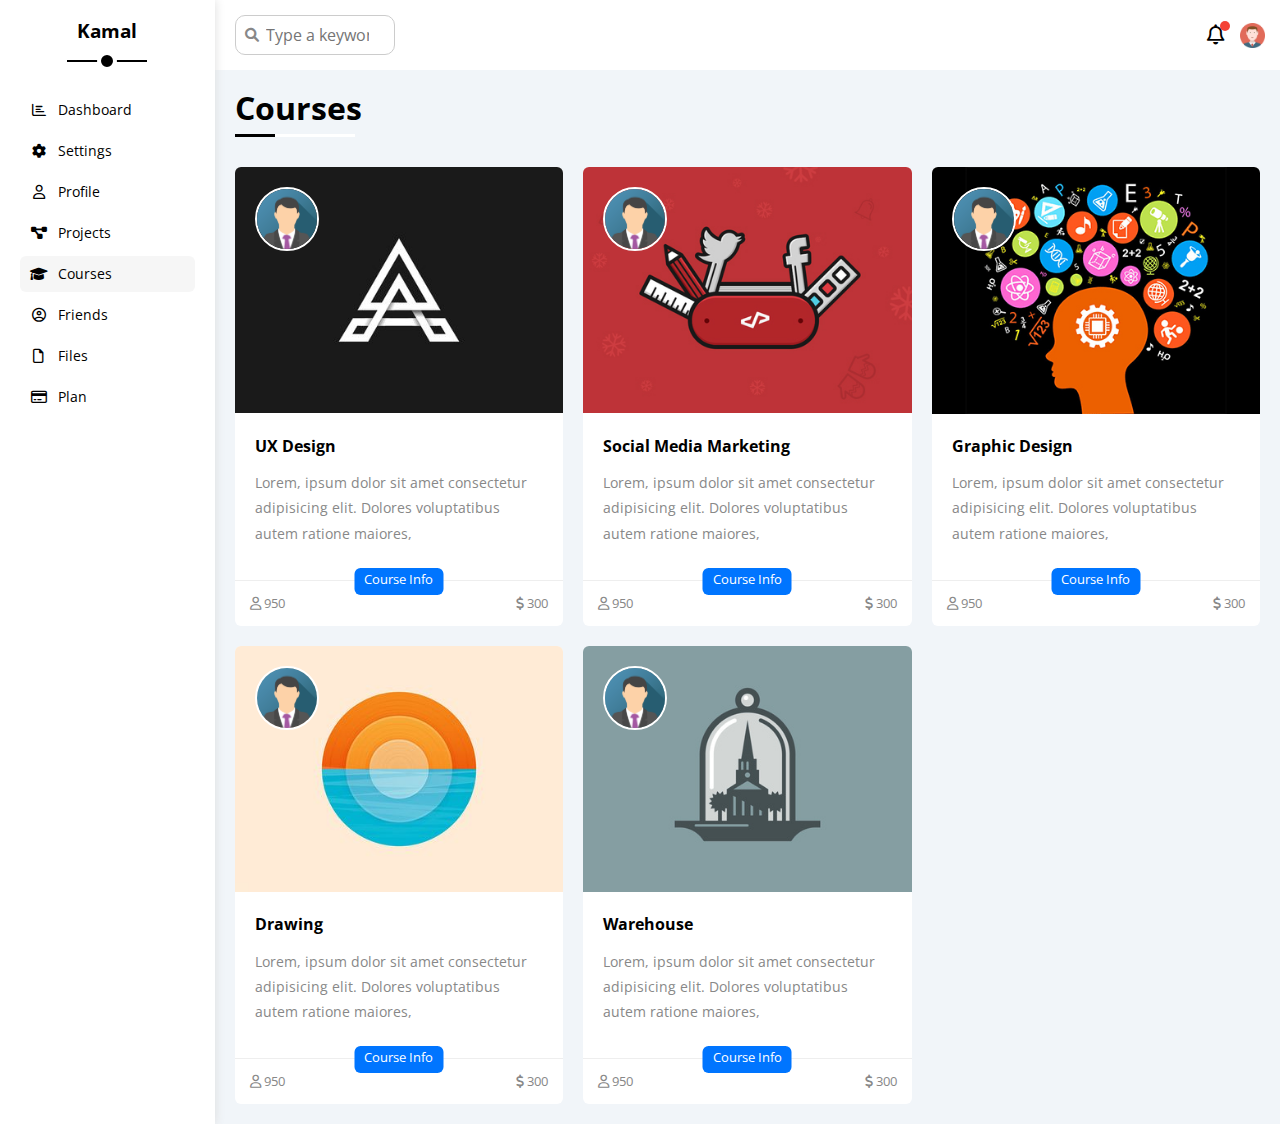
<file: courses.html>
<!DOCTYPE html>
<html lang="en">
<head>
    <meta charset="UTF-8">
    <meta http-equiv="X-UA-Compatible" content="IE=edge">
    <meta name="viewport" content="width=device-width, initial-scale=1.0">
    <link rel="stylesheet" href="CSS/all.min.css">
    <link rel="stylesheet" href="CSS/framework.css">
    <link rel="stylesheet" href="CSS/normalize.css">
    <link rel="stylesheet" href="CSS/master.css">
    <link rel="preconnect" href="https://fonts.googleapis.com">
    <link rel="preconnect" href="https://fonts.gstatic.com" crossorigin>
    <link href="https://fonts.googleapis.com/css2?family=Cairo:wght@300;400;500;700&family=Open+Sans:wght@400;500;700;800&display=swap" rel="stylesheet">
    <title>Courses</title>
</head>
<body>
    <div class="page d-flex" >

        <!-- start sidebar -->
        <div class="sidebar bg-white p-20 p-relative">
            <h3 class="p-relative txt-c mt-0">Kamal</h3>
            <ul>
                <li>
                    <a class=" d-flex align-center fs-14 c-black rad-6 p-10" href="index.html">
                        <i class="fa-regular fa-chart-bar fa-fw"></i>
                        <span>Dashboard</span>
                    </a>
                </li>
                <li>
                    <a class="d-flex align-center fs-14 c-black rad-6 p-10" href="settings.html">
                        <i class="fa-solid fa-gear fa-fw"></i>
                        <span>Settings</span>
                    </a>
                </li>
                <li>
                    <a class="d-flex align-center fs-14 c-black rad-6 p-10" href="profile.html">
                        <i class="fa-regular fa-user fa-fw"></i>
                        <span>Profile</span>
                    </a>
                </li>
                <li>
                    <a class=" d-flex align-center fs-14 c-black rad-6 p-10" href="projects.html">
                        <i class="fa-solid fa-diagram-project fa-fw"></i>
                        <span>Projects</span>
                    </a>
                </li>
                <li>
                    <a class="active d-flex align-center fs-14 c-black rad-6 p-10" href="courses.html">
                        <i class="fa-solid fa-graduation-cap fa-fw"></i>
                        <span>Courses</span>
                    </a>
                </li>
                <li>
                    <a class="d-flex align-center fs-14 c-black rad-6 p-10" href="friends.html">
                        <i class="fa-regular fa-circle-user fa-fw"></i>
                        <span>Friends</span>
                    </a>
                </li>
                <li>
                    <a class="d-flex align-center fs-14 c-black rad-6 p-10" href="files.html">
                        <i class="fa-regular fa-file fa-fw"></i>
                        <span>Files</span>
                    </a>
                </li>
                <li>
                    <a class="d-flex align-center fs-14 c-black rad-6 p-10" href="planes.html">
                        <i class="fa-regular fa-credit-card fa-fw"></i>
                        <span>Plan</span>
                    </a>
                </li>
            </ul>
        </div>
        <!-- end sidebar -->

        <div class="content w-full">
            <!-- start head -->
            <div class="head bg-white p-15 between-flex">
                <div class="search p-relative">
                    <input class="p-10" type="search" placeholder="Type a keyword ">
                </div>
                <div class="icon d-flex align-center">
                    <span class="notification p-relative">
                        <i class="fa-regular fa-bell fa-lg"></i>
                    </span>
                    <img src="images/avatar.png" alt="">
                </div>
            </div>
            <!-- end head -->
            <h1 class="p-relative">Courses</h1>
            <!-- start courses -->
            <div class="course-page d-grid gap-20 m-20">
                <div class="course bg-white rad-6 p-relative">
                    <img class="cover" src="images/course-01.jpg" alt="">
                    <img class="instructor" src="images/team-01.png" alt="">
                    <div class="p-20">
                        <h4 class="m-0">UX Design</h4>
                        <p class="desc c-grey mt-15 fs-14" >Lorem, ipsum dolor sit amet consectetur adipisicing elit. Dolores voluptatibus autem ratione maiores, </p>
                    </div>
                    <div class="info p-15 p-relative between-flex">
                        <span class="title bg-blue c-white btn-shape">Course Info</span>
                        <span class="c-grey">
                            <i class="fa-regular fa-user"></i>
                            950
                        </span>
                        <span class="c-grey">
                            <i class="fa-solid fa-dollar-sign"></i>
                            300
                        </span>
                    </div>
                </div>
                <div class="course bg-white rad-6 p-relative">
                    <img class="cover" src="images/course-05.jpg" alt="">
                    <img class="instructor" src="images/team-01.png" alt="">
                    <div class="p-20">
                        <h4 class="m-0">Social Media Marketing</h4>
                        <p class="desc c-grey mt-15 fs-14" >Lorem, ipsum dolor sit amet consectetur adipisicing elit. Dolores voluptatibus autem ratione maiores, </p>
                    </div>
                    <div class="info p-15 p-relative between-flex">
                        <span class="title bg-blue c-white btn-shape">Course Info</span>
                        <span class="c-grey">
                            <i class="fa-regular fa-user"></i>
                            950
                        </span>
                        <span class="c-grey">
                            <i class="fa-solid fa-dollar-sign"></i>
                            300
                        </span>
                    </div>
                </div>
                <div class="course bg-white rad-6 p-relative">
                    <img class="cover" src="images/course-02.jpg" alt="">
                    <img class="instructor" src="images/team-01.png" alt="">
                    <div class="p-20">
                        <h4 class="m-0">Graphic Design</h4>
                        <p class="desc c-grey mt-15 fs-14" >Lorem, ipsum dolor sit amet consectetur adipisicing elit. Dolores voluptatibus autem ratione maiores, </p>
                    </div>
                    <div class="info p-15 p-relative between-flex">
                        <span class="title bg-blue c-white btn-shape">Course Info</span>
                        <span class="c-grey">
                            <i class="fa-regular fa-user"></i>
                            950
                        </span>
                        <span class="c-grey">
                            <i class="fa-solid fa-dollar-sign"></i>
                            300
                        </span>
                    </div>
                </div>
                <div class="course bg-white rad-6 p-relative">
                    <img class="cover" src="images/course-03.jpg" alt="">
                    <img class="instructor" src="images/team-01.png" alt="">
                    <div class="p-20">
                        <h4 class="m-0">Drawing</h4>
                        <p class="desc c-grey mt-15 fs-14" >Lorem, ipsum dolor sit amet consectetur adipisicing elit. Dolores voluptatibus autem ratione maiores, </p>
                    </div>
                    <div class="info p-15 p-relative between-flex">
                        <span class="title bg-blue c-white btn-shape">Course Info</span>
                        <span class="c-grey">
                            <i class="fa-regular fa-user"></i>
                            950
                        </span>
                        <span class="c-grey">
                            <i class="fa-solid fa-dollar-sign"></i>
                            300
                        </span>
                    </div>
                </div>
                <div class="course bg-white rad-6 p-relative">
                    <img class="cover" src="images/course-04.jpg" alt="">
                    <img class="instructor" src="images/team-01.png" alt="">
                    <div class="p-20">
                        <h4 class="m-0">Warehouse</h4>
                        <p class="desc c-grey mt-15 fs-14" >Lorem, ipsum dolor sit amet consectetur adipisicing elit. Dolores voluptatibus autem ratione maiores, </p>
                    </div>
                    <div class="info p-15 p-relative between-flex">
                        <span class="title bg-blue c-white btn-shape">Course Info</span>
                        <span class="c-grey">
                            <i class="fa-regular fa-user"></i>
                            950
                        </span>
                        <span class="c-grey">
                            <i class="fa-solid fa-dollar-sign"></i>
                            300
                        </span>
                    </div>
                </div>
            </div>
            <!-- end courses -->
        </div>
    </div>
</body>
</html>
</file>
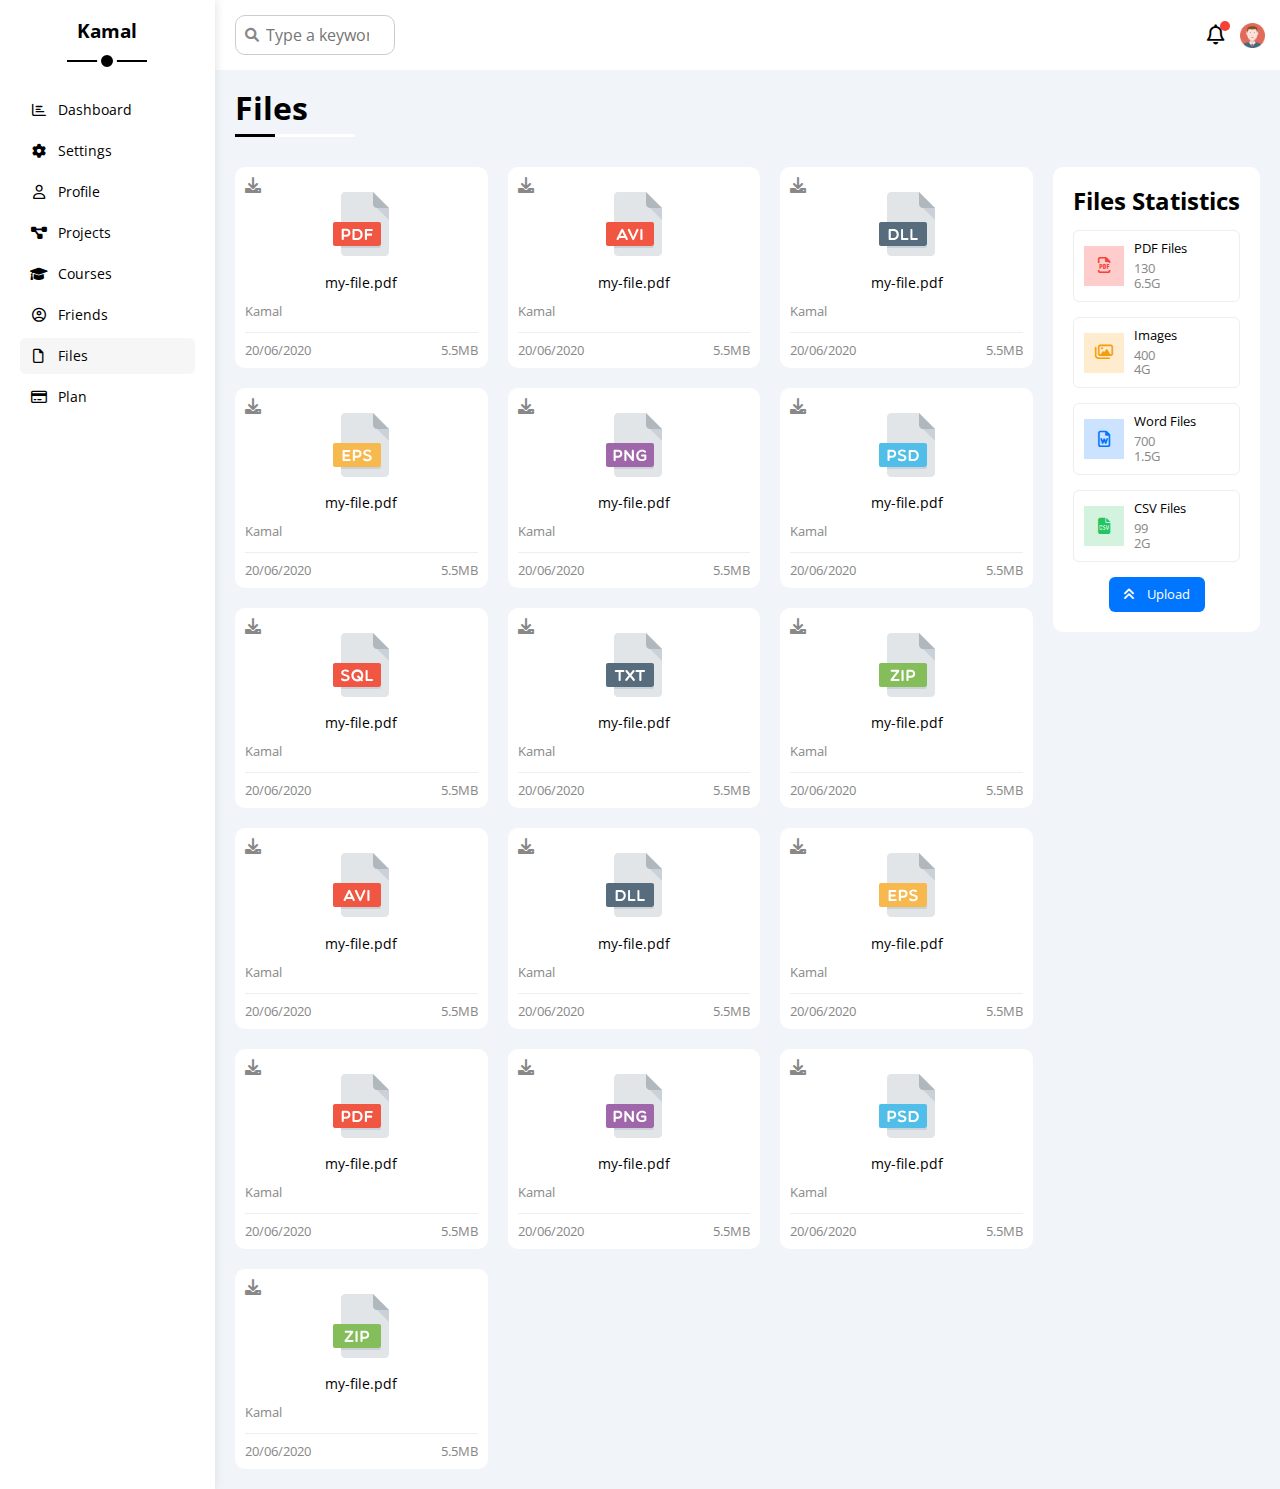
<file: files.html>
<!DOCTYPE html>
<html lang="en">
<head>
    <meta charset="UTF-8">
    <meta http-equiv="X-UA-Compatible" content="IE=edge">
    <meta name="viewport" content="width=device-width, initial-scale=1.0">
    <link rel="stylesheet" href="CSS/all.min.css">
    <link rel="stylesheet" href="CSS/framework.css">
    <link rel="stylesheet" href="CSS/normalize.css">
    <link rel="stylesheet" href="CSS/master.css">
    <link rel="preconnect" href="https://fonts.googleapis.com">
    <link rel="preconnect" href="https://fonts.gstatic.com" crossorigin>
    <link href="https://fonts.googleapis.com/css2?family=Cairo:wght@300;400;500;700&family=Open+Sans:wght@400;500;700;800&display=swap" rel="stylesheet">
    <title>Files</title>
</head>
<body>
    <div class="page d-flex" >
        <div class="sidebar bg-white p-20 p-relative">
            <h3 class="p-relative txt-c mt-0">Kamal</h3>
            <ul>
                <li>
                    <a class=" d-flex align-center fs-14 c-black rad-6 p-10" href="index.html">
                        <i class="fa-regular fa-chart-bar fa-fw"></i>
                        <span>Dashboard</span>
                    </a>
                </li>
                <li>
                    <a class="d-flex align-center fs-14 c-black rad-6 p-10" href="settings.html">
                        <i class="fa-solid fa-gear fa-fw"></i>
                        <span>Settings</span>
                    </a>
                </li>
                <li>
                    <a class="d-flex align-center fs-14 c-black rad-6 p-10" href="profile.html">
                        <i class="fa-regular fa-user fa-fw"></i>
                        <span>Profile</span>
                    </a>
                </li>
                <li>
                    <a class="d-flex align-center fs-14 c-black rad-6 p-10" href="projects.html">
                        <i class="fa-solid fa-diagram-project fa-fw"></i>
                        <span>Projects</span>
                    </a>
                </li>
                <li>
                    <a class="d-flex align-center fs-14 c-black rad-6 p-10" href="courses.html">
                        <i class="fa-solid fa-graduation-cap fa-fw"></i>
                        <span>Courses</span>
                    </a>
                </li>
                <li>
                    <a class="d-flex align-center fs-14 c-black rad-6 p-10" href="friends.html">
                        <i class="fa-regular fa-circle-user fa-fw"></i>
                        <span>Friends</span>
                    </a>
                </li>
                <li>
                    <a class="active d-flex align-center fs-14 c-black rad-6 p-10" href="files.html">
                        <i class="fa-regular fa-file fa-fw"></i>
                        <span>Files</span>
                    </a>
                </li>
                <li>
                    <a class="d-flex align-center fs-14 c-black rad-6 p-10" href="planes.html">
                        <i class="fa-regular fa-credit-card fa-fw"></i>
                        <span>Plan</span>
                    </a>
                </li>
            </ul>
        </div>
        <div class="content w-full">
            <!-- start head -->
            <div class="head bg-white p-15 between-flex">
                <div class="search p-relative">
                    <input class="p-10" type="search" placeholder="Type a keyword ">
                </div>
                <div class="icon d-flex align-center">
                    <span class="notification p-relative">
                        <i class="fa-regular fa-bell fa-lg"></i>
                    </span>
                    <img src="images/avatar.png" alt="">
                </div>
            </div>
            <!-- end head -->
            <h1 class="p-relative">Files</h1>
            <div class="files-page d-flex m-20 gap-20">
              <div class="file-stats p-20 bg-white rad-10">
                <h2 class="mt-0 mb-15 txt-c-mobile">Files Statistics</h2>
                <div class="d-flex align-center b-eee p-10 rad-6 mb-15 fs-13">
                  <i class="fa-regular fa-file-pdf fa-lg red center-flex c-red icon"></i>
                  <div class="info">
                    <span>PDF Files</span>
                    <span class="c-grey d-block mt-5">130</span>
                    <div class="size c-grey">6.5G</div>
                  </div>
                </div>
                <div class="d-flex align-center b-eee p-10 rad-6 mb-15 fs-13">
                  <i class="fa-regular fa-images fa-lg orange center-flex c-orange icon"></i>
                  <div class="info">
                    <span>Images</span>
                    <span class="c-grey d-block mt-5">400</span>
                    <div class="size c-grey">4G</div>
                  </div>
                </div>
                <div class="d-flex align-center b-eee p-10 rad-6 mb-15 fs-13">
                  <i class="fa-regular fa-file-word fa-lg blue center-flex c-blue icon"></i>
                  <div class="info">
                    <span>Word Files</span>
                    <span class="c-grey d-block mt-5">700</span>
                    <div class="size c-grey">1.5G</div>
                  </div>
                </div>
                <div class="d-flex align-center b-eee p-10 rad-6 mb-15 fs-13">
                  <i class="fa-solid fa-file-csv fa-lg green center-flex c-green icon"></i>
                  <div class="info">
                    <span>CSV Files</span>
                    <span class="c-grey d-block mt-5">99</span>
                    <div class="size c-grey">2G</div>
                  </div>
                </div>
                <a href="#" class="upload c-white fs-13 rad-6 d-block w-fit bg-blue">
                  <i class="fa-solid fa-angles-up mr-10"></i>
                  Upload </a>
              </div>
              <div class="files-content d-grid gap-20">
                <div class="file bg-white p-10 rad-10">
                  <i class="fa-solid fa-download c-grey p-absolute"></i>
                  <div class="icon txt-c">
                    <img class="mt-15 mb-15" src="images/pdf.svg" alt="">
                  </div>
                  <div class="txt-c mb-10 fs-14">my-file.pdf</div>
                  <p class="c-grey fs-13">Kamal</p>
                  <div class="info between-flex mt-10 pt-10 fs-13 c-grey">
                    <span>20/06/2020</span>
                    <span>5.5MB</span>
                  </div>
                </div>
                <div class="file bg-white p-10 rad-10">
                  <i class="fa-solid fa-download c-grey p-absolute"></i>
                  <div class="icon txt-c">
                    <img class="mt-15 mb-15" src="images/avi.svg" alt="">
                  </div>
                  <div class="txt-c mb-10 fs-14">my-file.pdf</div>
                  <p class="c-grey fs-13">Kamal</p>
                  <div class="info between-flex mt-10 pt-10 fs-13 c-grey">
                    <span>20/06/2020</span>
                    <span>5.5MB</span>
                  </div>
                </div>
                <div class="file bg-white p-10 rad-10">
                  <i class="fa-solid fa-download c-grey p-absolute"></i>
                  <div class="icon txt-c">
                    <img class="mt-15 mb-15" src="images/dll.svg" alt="">
                  </div>
                  <div class="txt-c mb-10 fs-14">my-file.pdf</div>
                  <p class="c-grey fs-13">Kamal</p>
                  <div class="info between-flex mt-10 pt-10 fs-13 c-grey">
                    <span>20/06/2020</span>
                    <span>5.5MB</span>
                  </div>
                </div>
                <div class="file bg-white p-10 rad-10">
                  <i class="fa-solid fa-download c-grey p-absolute"></i>
                  <div class="icon txt-c">
                    <img class="mt-15 mb-15" src="images/eps.svg" alt="">
                  </div>
                  <div class="txt-c mb-10 fs-14">my-file.pdf</div>
                  <p class="c-grey fs-13">Kamal</p>
                  <div class="info between-flex mt-10 pt-10 fs-13 c-grey">
                    <span>20/06/2020</span>
                    <span>5.5MB</span>
                  </div>
                </div>
                <div class="file bg-white p-10 rad-10">
                  <i class="fa-solid fa-download c-grey p-absolute"></i>
                  <div class="icon txt-c">
                    <img class="mt-15 mb-15" src="images/png.svg" alt="">
                  </div>
                  <div class="txt-c mb-10 fs-14">my-file.pdf</div>
                  <p class="c-grey fs-13">Kamal</p>
                  <div class="info between-flex mt-10 pt-10 fs-13 c-grey">
                    <span>20/06/2020</span>
                    <span>5.5MB</span>
                  </div>
                </div>
                <div class="file bg-white p-10 rad-10">
                  <i class="fa-solid fa-download c-grey p-absolute"></i>
                  <div class="icon txt-c">
                    <img class="mt-15 mb-15" src="images/psd.svg" alt="">
                  </div>
                  <div class="txt-c mb-10 fs-14">my-file.pdf</div>
                  <p class="c-grey fs-13">Kamal</p>
                  <div class="info between-flex mt-10 pt-10 fs-13 c-grey">
                    <span>20/06/2020</span>
                    <span>5.5MB</span>
                  </div>
                </div>
                <div class="file bg-white p-10 rad-10">
                  <i class="fa-solid fa-download c-grey p-absolute"></i>
                  <div class="icon txt-c">
                    <img class="mt-15 mb-15" src="images/sql.svg" alt="">
                  </div>
                  <div class="txt-c mb-10 fs-14">my-file.pdf</div>
                  <p class="c-grey fs-13">Kamal</p>
                  <div class="info between-flex mt-10 pt-10 fs-13 c-grey">
                    <span>20/06/2020</span>
                    <span>5.5MB</span>
                  </div>
                </div>
                <div class="file bg-white p-10 rad-10">
                  <i class="fa-solid fa-download c-grey p-absolute"></i>
                  <div class="icon txt-c">
                    <img class="mt-15 mb-15" src="images/txt.svg" alt="">
                  </div>
                  <div class="txt-c mb-10 fs-14">my-file.pdf</div>
                  <p class="c-grey fs-13">Kamal</p>
                  <div class="info between-flex mt-10 pt-10 fs-13 c-grey">
                    <span>20/06/2020</span>
                    <span>5.5MB</span>
                  </div>
                </div>
                <div class="file bg-white p-10 rad-10">
                  <i class="fa-solid fa-download c-grey p-absolute"></i>
                  <div class="icon txt-c">
                    <img class="mt-15 mb-15" src="images/zip.svg" alt="">
                  </div>
                  <div class="txt-c mb-10 fs-14">my-file.pdf</div>
                  <p class="c-grey fs-13">Kamal</p>
                  <div class="info between-flex mt-10 pt-10 fs-13 c-grey">
                    <span>20/06/2020</span>
                    <span>5.5MB</span>
                  </div>
                </div>
                <div class="file bg-white p-10 rad-10">
                  <i class="fa-solid fa-download c-grey p-absolute"></i>
                  <div class="icon txt-c">
                    <img class="mt-15 mb-15" src="images/avi.svg" alt="">
                  </div>
                  <div class="txt-c mb-10 fs-14">my-file.pdf</div>
                  <p class="c-grey fs-13">Kamal</p>
                  <div class="info between-flex mt-10 pt-10 fs-13 c-grey">
                    <span>20/06/2020</span>
                    <span>5.5MB</span>
                  </div>
                </div>
                <div class="file bg-white p-10 rad-10">
                  <i class="fa-solid fa-download c-grey p-absolute"></i>
                  <div class="icon txt-c">
                    <img class="mt-15 mb-15" src="images/dll.svg" alt="">
                  </div>
                  <div class="txt-c mb-10 fs-14">my-file.pdf</div>
                  <p class="c-grey fs-13">Kamal</p>
                  <div class="info between-flex mt-10 pt-10 fs-13 c-grey">
                    <span>20/06/2020</span>
                    <span>5.5MB</span>
                  </div>
                </div>
                <div class="file bg-white p-10 rad-10">
                  <i class="fa-solid fa-download c-grey p-absolute"></i>
                  <div class="icon txt-c">
                    <img class="mt-15 mb-15" src="images/eps.svg" alt="">
                  </div>
                  <div class="txt-c mb-10 fs-14">my-file.pdf</div>
                  <p class="c-grey fs-13">Kamal</p>
                  <div class="info between-flex mt-10 pt-10 fs-13 c-grey">
                    <span>20/06/2020</span>
                    <span>5.5MB</span>
                  </div>
                </div>
                <div class="file bg-white p-10 rad-10">
                  <i class="fa-solid fa-download c-grey p-absolute"></i>
                  <div class="icon txt-c">
                    <img class="mt-15 mb-15" src="images/pdf.svg" alt="">
                  </div>
                  <div class="txt-c mb-10 fs-14">my-file.pdf</div>
                  <p class="c-grey fs-13">Kamal</p>
                  <div class="info between-flex mt-10 pt-10 fs-13 c-grey">
                    <span>20/06/2020</span>
                    <span>5.5MB</span>
                  </div>
                </div>
                <div class="file bg-white p-10 rad-10">
                  <i class="fa-solid fa-download c-grey p-absolute"></i>
                  <div class="icon txt-c">
                    <img class="mt-15 mb-15" src="images/png.svg" alt="">
                  </div>
                  <div class="txt-c mb-10 fs-14">my-file.pdf</div>
                  <p class="c-grey fs-13">Kamal</p>
                  <div class="info between-flex mt-10 pt-10 fs-13 c-grey">
                    <span>20/06/2020</span>
                    <span>5.5MB</span>
                  </div>
                </div>
                <div class="file bg-white p-10 rad-10">
                  <i class="fa-solid fa-download c-grey p-absolute"></i>
                  <div class="icon txt-c">
                    <img class="mt-15 mb-15" src="images/psd.svg" alt="">
                  </div>
                  <div class="txt-c mb-10 fs-14">my-file.pdf</div>
                  <p class="c-grey fs-13">Kamal</p>
                  <div class="info between-flex mt-10 pt-10 fs-13 c-grey">
                    <span>20/06/2020</span>
                    <span>5.5MB</span>
                  </div>
                </div>
                <div class="file bg-white p-10 rad-10">
                  <i class="fa-solid fa-download c-grey p-absolute"></i>
                  <div class="icon txt-c">
                    <img class="mt-15 mb-15" src="images/zip.svg" alt="">
                  </div>
                  <div class="txt-c mb-10 fs-14">my-file.pdf</div>
                  <p class="c-grey fs-13">Kamal</p>
                  <div class="info between-flex mt-10 pt-10 fs-13 c-grey">
                    <span>20/06/2020</span>
                    <span>5.5MB</span>
                  </div>
                </div>

              </div>
            </div>
        </div>
    </div>
</body>
</html>
</file>
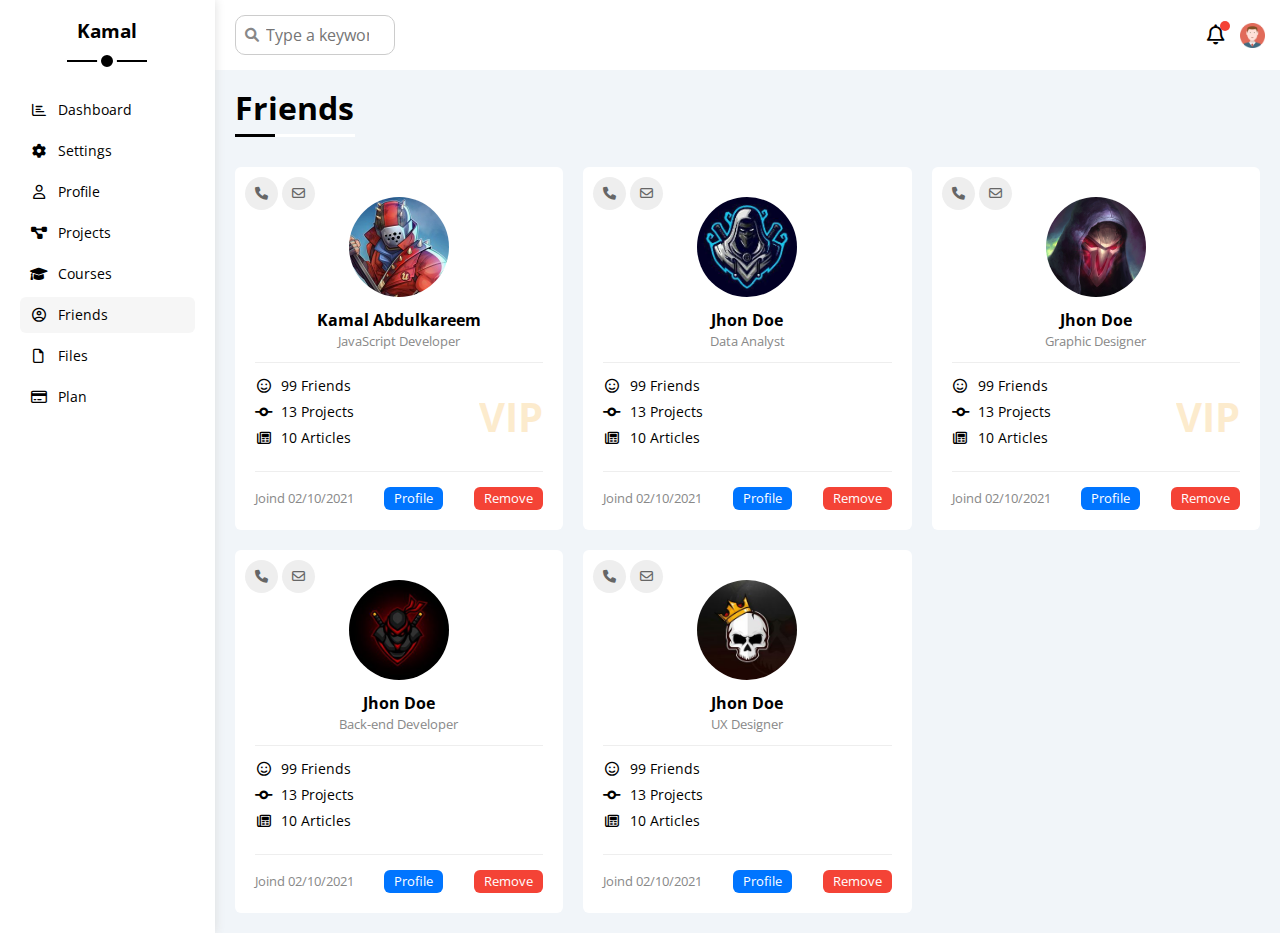
<file: friends.html>
<!DOCTYPE html>
<html lang="en">
<head>
    <meta charset="UTF-8">
    <meta http-equiv="X-UA-Compatible" content="IE=edge">
    <meta name="viewport" content="width=device-width, initial-scale=1.0">
    <link rel="stylesheet" href="CSS/all.min.css">
    <link rel="stylesheet" href="CSS/framework.css">
    <link rel="stylesheet" href="CSS/normalize.css">
    <link rel="stylesheet" href="CSS/master.css">
    <link rel="preconnect" href="https://fonts.googleapis.com">
    <link rel="preconnect" href="https://fonts.gstatic.com" crossorigin>
    <link href="https://fonts.googleapis.com/css2?family=Cairo:wght@300;400;500;700&family=Open+Sans:wght@400;500;700;800&display=swap" rel="stylesheet">
    <title>Friends</title>
</head>
<body>
    <div class="page d-flex" >
        <div class="sidebar bg-white p-20 p-relative">
            <h3 class="p-relative txt-c mt-0">Kamal</h3>
            <ul>
                <li>
                    <a class=" d-flex align-center fs-14 c-black rad-6 p-10" href="index.html">
                        <i class="fa-regular fa-chart-bar fa-fw"></i>
                        <span>Dashboard</span>
                    </a>
                </li>
                <li>
                    <a class="d-flex align-center fs-14 c-black rad-6 p-10" href="settings.html">
                        <i class="fa-solid fa-gear fa-fw"></i>
                        <span>Settings</span>
                    </a>
                </li>
                <li>
                    <a class="d-flex align-center fs-14 c-black rad-6 p-10" href="profile.html">
                        <i class="fa-regular fa-user fa-fw"></i>
                        <span>Profile</span>
                    </a>
                </li>
                <li>
                    <a class="d-flex align-center fs-14 c-black rad-6 p-10" href="projects.html">
                        <i class="fa-solid fa-diagram-project fa-fw"></i>
                        <span>Projects</span>
                    </a>
                </li>
                <li>
                    <a class="d-flex align-center fs-14 c-black rad-6 p-10" href="courses.html">
                        <i class="fa-solid fa-graduation-cap fa-fw"></i>
                        <span>Courses</span>
                    </a>
                </li>
                <li>
                    <a class="active d-flex align-center fs-14 c-black rad-6 p-10" href="friends.html">
                        <i class="fa-regular fa-circle-user fa-fw"></i>
                        <span>Friends</span>
                    </a>
                </li>
                <li>
                    <a class="d-flex align-center fs-14 c-black rad-6 p-10" href="files.html">
                        <i class="fa-regular fa-file fa-fw"></i>
                        <span>Files</span>
                    </a>
                </li>
                <li>
                    <a class="d-flex align-center fs-14 c-black rad-6 p-10" href="planes.html">
                        <i class="fa-regular fa-credit-card fa-fw"></i>
                        <span>Plan</span>
                    </a>
                </li>
            </ul>
        </div>
        <div class="content w-full">
            <!-- start head -->
            <div class="head bg-white p-15 between-flex">
                <div class="search p-relative">
                    <input class="p-10" type="search" placeholder="Type a keyword ">
                </div>
                <div class="icon d-flex align-center">
                    <span class="notification p-relative">
                        <i class="fa-regular fa-bell fa-lg"></i>
                    </span>
                    <img src="images/avatar.png" alt="">
                </div>
            </div>
            <!-- end head -->
            <h1 class="p-relative">Friends</h1>
            <div class="friends-page d-grid m-20 gap-20">
              <div class="friend bg-white rad-6 p-20 p-relative">
                <div class="contact">
                  <i class="fa-solid fa-phone"></i>
                  <i class="fa-regular fa-envelope"></i>
                </div>
                <div class="txt-c">
                  <img class="rad-half mt-10 mb-10 w-100 h-100" src="images/friend-01.jpg" alt="">
                  <h4 class="m-0">Kamal Abdulkareem</h4>
                  <p class="c-grey fs-13 mt-5 mb-0">JavaScript Developer</p>
                </div>
                <div class="icons fs-14 p-relative">
                  <div class="mb-10">
                    <i class="fa-regular fa-face-smile fa-fw"></i>
                    <span>99 Friends</span>
                  </div>
                  <div class="mb-10">
                    <i class="fa-solid fa-code-commit fa-fw"></i>
                    <span>13 Projects</span>
                  </div>
                  <div class="mb-10">
                    <i class="fa-regular fa-newspaper fa-fw"></i>
                    <span>10 Articles</span>
                  </div>
                  <span class="vip fw-bold c-orange">VIP</span>
                </div>
                <div class="info between-flex fs-13">
                  <span class="c-grey">Joind 02/10/2021</span>
                  <a class="bg-blue c-white btn-shape" href="profile.html">Profile</a>
                  <a class="bg-red c-white btn-shape" href="#">Remove</a>
                </div>
              </div>
              
              <div class="friend bg-white rad-6 p-20 p-relative">
                <div class="contact">
                  <i class="fa-solid fa-phone"></i>
                  <i class="fa-regular fa-envelope"></i>
                </div>
                <div class="txt-c">
                  <img class="rad-half mt-10 mb-10 w-100 h-100" src="images/friend-02.jpg" alt="">
                  <h4 class="m-0">Jhon Doe</h4>
                  <p class="c-grey fs-13 mt-5 mb-0">Data Analyst</p>
                </div>
                <div class="icons fs-14 p-relative">
                  <div class="mb-10">
                    <i class="fa-regular fa-face-smile fa-fw"></i>
                    <span>99 Friends</span>
                  </div>
                  <div class="mb-10">
                    <i class="fa-solid fa-code-commit fa-fw"></i>
                    <span>13 Projects</span>
                  </div>
                  <div class="mb-10">
                    <i class="fa-regular fa-newspaper fa-fw"></i>
                    <span>10 Articles</span>
                  </div>
                </div>
                <div class="info between-flex fs-13">
                  <span class="c-grey">Joind 02/10/2021</span>
                  <a class="bg-blue c-white btn-shape" href="profile.html">Profile</a>
                  <a class="bg-red c-white btn-shape" href="#">Remove</a>
                </div>
              </div>
              <div class="friend bg-white rad-6 p-20 p-relative">
                <div class="contact">
                  <i class="fa-solid fa-phone"></i>
                  <i class="fa-regular fa-envelope"></i>
                </div>
                <div class="txt-c">
                  <img class="rad-half mt-10 mb-10 w-100 h-100" src="images/friend-03.jpg" alt="">
                  <h4 class="m-0">Jhon Doe</h4>
                  <p class="c-grey fs-13 mt-5 mb-0">Graphic Designer</p>
                </div>
                <div class="icons fs-14 p-relative">
                  <div class="mb-10">
                    <i class="fa-regular fa-face-smile fa-fw"></i>
                    <span>99 Friends</span>
                  </div>
                  <div class="mb-10">
                    <i class="fa-solid fa-code-commit fa-fw"></i>
                    <span>13 Projects</span>
                  </div>
                  <div class="mb-10">
                    <i class="fa-regular fa-newspaper fa-fw"></i>
                    <span>10 Articles</span>
                  </div>
                  <span class="vip fw-bold c-orange">VIP</span>
                </div>
                <div class="info between-flex fs-13">
                  <span class="c-grey">Joind 02/10/2021</span>
                  <a class="bg-blue c-white btn-shape" href="profile.html">Profile</a>
                  <a class="bg-red c-white btn-shape" href="#">Remove</a>
                </div>
              </div>
              <div class="friend bg-white rad-6 p-20 p-relative">
                <div class="contact">
                  <i class="fa-solid fa-phone"></i>
                  <i class="fa-regular fa-envelope"></i>
                </div>
                <div class="txt-c">
                  <img class="rad-half mt-10 mb-10 w-100 h-100" src="images/friend-04.jpg" alt="">
                  <h4 class="m-0">Jhon Doe</h4>
                  <p class="c-grey fs-13 mt-5 mb-0">Back-end Developer</p>
                </div>
                <div class="icons fs-14 p-relative">
                  <div class="mb-10">
                    <i class="fa-regular fa-face-smile fa-fw"></i>
                    <span>99 Friends</span>
                  </div>
                  <div class="mb-10">
                    <i class="fa-solid fa-code-commit fa-fw"></i>
                    <span>13 Projects</span>
                  </div>
                  <div class="mb-10">
                    <i class="fa-regular fa-newspaper fa-fw"></i>
                    <span>10 Articles</span>
                  </div>
                  
                </div>
                <div class="info between-flex fs-13">
                  <span class="c-grey">Joind 02/10/2021</span>
                  <a class="bg-blue c-white btn-shape" href="profile.html">Profile</a>
                  <a class="bg-red c-white btn-shape" href="#">Remove</a>
                </div>
              </div>
              <div class="friend bg-white rad-6 p-20 p-relative">
                <div class="contact">
                  <i class="fa-solid fa-phone"></i>
                  <i class="fa-regular fa-envelope"></i>
                </div>
                <div class="txt-c">
                  <img class="rad-half mt-10 mb-10 w-100 h-100" src="images/friend-05.jpg" alt="">
                  <h4 class="m-0">Jhon Doe</h4>
                  <p class="c-grey fs-13 mt-5 mb-0">UX Designer</p>
                </div>
                <div class="icons fs-14 p-relative">
                  <div class="mb-10">
                    <i class="fa-regular fa-face-smile fa-fw"></i>
                    <span>99 Friends</span>
                  </div>
                  <div class="mb-10">
                    <i class="fa-solid fa-code-commit fa-fw"></i>
                    <span>13 Projects</span>
                  </div>
                  <div class="mb-10">
                    <i class="fa-regular fa-newspaper fa-fw"></i>
                    <span>10 Articles</span>
                  </div>
                  
                </div>
                <div class="info between-flex fs-13">
                  <span class="c-grey">Joind 02/10/2021</span>
                  <a class="bg-blue c-white btn-shape" href="profile.html">Profile</a>
                  <a class="bg-red c-white btn-shape" href="#">Remove</a>
                </div>
              </div>
            </div>
        </div>
    </div>
</body>
</html>
</file>
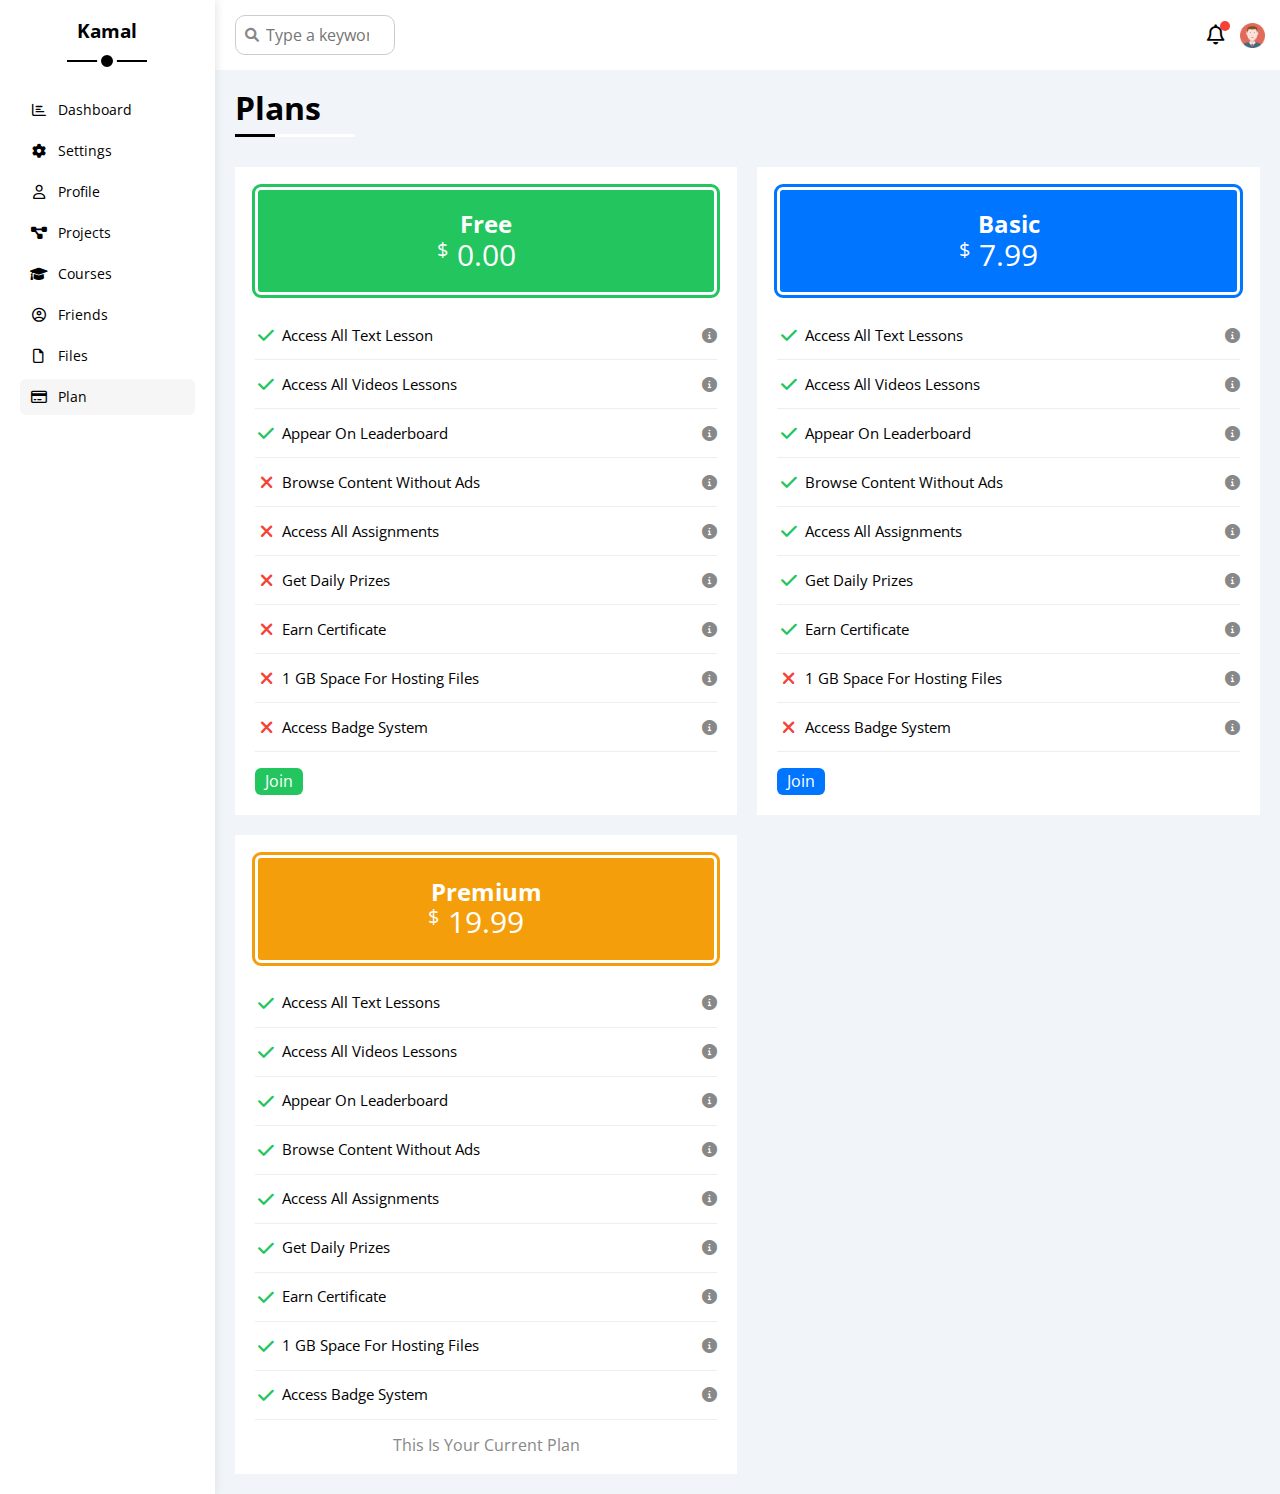
<file: planes.html>
<!DOCTYPE html>
<html lang="en">
<head>
    <meta charset="UTF-8">
    <meta http-equiv="X-UA-Compatible" content="IE=edge">
    <meta name="viewport" content="width=device-width, initial-scale=1.0">
    <link rel="stylesheet" href="CSS/all.min.css">
    <link rel="stylesheet" href="CSS/framework.css">
    <link rel="stylesheet" href="CSS/normalize.css">
    <link rel="stylesheet" href="CSS/master.css">
    <link rel="preconnect" href="https://fonts.googleapis.com">
    <link rel="preconnect" href="https://fonts.gstatic.com" crossorigin>
    <link href="https://fonts.googleapis.com/css2?family=Cairo:wght@300;400;500;700&family=Open+Sans:wght@400;500;700;800&display=swap" rel="stylesheet">
    <title>Plans</title>
</head>
<body>
    <div class="page d-flex" >
        <div class="sidebar bg-white p-20 p-relative">
            <h3 class="p-relative txt-c mt-0">Kamal</h3>
            <ul>
                <li>
                    <a class=" d-flex align-center fs-14 c-black rad-6 p-10" href="index.html">
                        <i class="fa-regular fa-chart-bar fa-fw"></i>
                        <span>Dashboard</span>
                    </a>
                </li>
                <li>
                    <a class="d-flex align-center fs-14 c-black rad-6 p-10" href="settings.html">
                        <i class="fa-solid fa-gear fa-fw"></i>
                        <span>Settings</span>
                    </a>
                </li>
                <li>
                    <a class="d-flex align-center fs-14 c-black rad-6 p-10" href="profile.html">
                        <i class="fa-regular fa-user fa-fw"></i>
                        <span>Profile</span>
                    </a>
                </li>
                <li>
                    <a class="d-flex align-center fs-14 c-black rad-6 p-10" href="projects.html">
                        <i class="fa-solid fa-diagram-project fa-fw"></i>
                        <span>Projects</span>
                    </a>
                </li>
                <li>
                    <a class="d-flex align-center fs-14 c-black rad-6 p-10" href="courses.html">
                        <i class="fa-solid fa-graduation-cap fa-fw"></i>
                        <span>Courses</span>
                    </a>
                </li>
                <li>
                    <a class="d-flex align-center fs-14 c-black rad-6 p-10" href="friends.html">
                        <i class="fa-regular fa-circle-user fa-fw"></i>
                        <span>Friends</span>
                    </a>
                </li>
                <li>
                    <a class="d-flex align-center fs-14 c-black rad-6 p-10" href="files.html">
                        <i class="fa-regular fa-file fa-fw"></i>
                        <span>Files</span>
                    </a>
                </li>
                <li>
                    <a class="active d-flex align-center fs-14 c-black rad-6 p-10" href="planes.html">
                        <i class="fa-regular fa-credit-card fa-fw"></i>
                        <span>Plan</span>
                    </a>
                </li>
            </ul>
        </div>
        <div class="content w-full">
            <!-- start head -->
            <div class="head bg-white p-15 between-flex">
                <div class="search p-relative">
                    <input class="p-10" type="search" placeholder="Type a keyword ">
                </div>
                <div class="icon d-flex align-center">
                    <span class="notification p-relative">
                        <i class="fa-regular fa-bell fa-lg"></i>
                    </span>
                    <img src="images/avatar.png" alt="">
                </div>
            </div>
            <!-- end head -->
            <h1 class="p-relative">Plans</h1>
            <div class="plans-page d-grid m-20 gap-20">
              <div class="plan green bg-white p-20">
                <div class="top bg-green txt-c p-20">
                  <h2 class="m-0 c-white">Free</h2>
                  <div class="price c-white"><span>$</span>0.00</div>
                </div>
                <ul>
                  <li>
                    <i class="fa-solid fa-check fa-fw yes"></i>
                    <span>Access All Text Lesson</span>
                    <i class="fa-solid fa-circle-info help"></i>
                  </li>
                  <li>
                    <i class="fa-solid fa-check fa-fw yes"></i>
                    <span>Access All Videos Lessons</span>
                    <i class="fa-solid fa-circle-info help"></i>
                  </li>
                  <li>
                    <i class="fa-solid fa-check fa-fw yes"></i>
                    <span>Appear On Leaderboard</span>
                    <i class="fa-solid fa-circle-info help"></i>
                  </li>
                  <li>
                    <i class="fa-solid fa-xmark fa-fw"></i>
                    <span>Browse Content Without Ads</span>
                    <i class="fa-solid fa-circle-info help"></i>
                  </li>
                  <li>
                    <i class="fa-solid fa-xmark fa-fw"></i>
                    <span>Access All Assignments</span>
                    <i class="fa-solid fa-circle-info help"></i>
                  </li>
                  <li>
                    <i class="fa-solid fa-xmark fa-fw"></i>
                    <span>Get Daily Prizes</span>
                    <i class="fa-solid fa-circle-info help"></i>
                  </li>
                  <li>
                    <i class="fa-solid fa-xmark fa-fw"></i>
                    <span>Earn Certificate</span>
                    <i class="fa-solid fa-circle-info help"></i>
                  </li>
                  <li>
                    <i class="fa-solid fa-xmark fa-fw"></i>
                    <span>1 GB Space For Hosting Files</span>
                    <i class="fa-solid fa-circle-info help"></i>
                  </li>
                  <li>
                    <i class="fa-solid fa-xmark fa-fw"></i>
                    <span>Access Badge System</span>
                    <i class="fa-solid fa-circle-info help"></i>
                  </li>
                </ul>
                <a href="" class="btn-shape bg-green c-white d-block w-fit">Join</a>
              </div>

              <div class="plan blue bg-white p-20">
                <div class="top bg-blue txt-c p-20">
                  <h2 class="m-0 c-white">Basic</h2>
                  <div class="price c-white"><span>$</span>7.99</div>
                </div>
                <ul class="list-none p-0">
                  <li>
                    <i class="fa-solid fa-check fa-fw yes"></i>
                    <span>Access All Text Lessons</span>
                    <i class="fa-solid fa-circle-info help"></i>
                  </li>
                  <li>
                    <i class="fa-solid fa-check fa-fw yes"></i>
                    <span>Access All Videos Lessons</span>
                    <i class="fa-solid fa-circle-info help"></i>
                  </li>
                  <li>
                    <i class="fa-solid fa-check fa-fw yes"></i>
                    <span>Appear On Leaderboard</span>
                    <i class="fa-solid fa-circle-info help"></i>
                  </li>
                  <li>
                    <i class="fa-solid fa-check fa-fw yes"></i>
                    <span>Browse Content Without Ads</span>
                    <i class="fa-solid fa-circle-info help"></i>
                  </li>
                  <li>
                    <i class="fa-solid fa-check fa-fw yes"></i>
                    <span>Access All Assignments</span>
                    <i class="fa-solid fa-circle-info help"></i>
                  </li>
                  <li>
                    <i class="fa-solid fa-check fa-fw yes"></i>
                    <span>Get Daily Prizes</span>
                    <i class="fa-solid fa-circle-info help"></i>
                  </li>
                  <li>
                    <i class="fa-solid fa-check fa-fw yes"></i>
                    <span>Earn Certificate</span>
                    <i class="fa-solid fa-circle-info help"></i>
                  </li>
                  <li>
                    <i class="fa-solid fa-xmark fa-fw"></i>
                    <span>1 GB Space For Hosting Files</span>
                    <i class="fa-solid fa-circle-info help"></i>
                  </li>
                  <li>
                    <i class="fa-solid fa-xmark fa-fw"></i>
                    <span>Access Badge System</span>
                    <i class="fa-solid fa-circle-info help"></i>
                  </li>
                </ul>
                <a href="#" class="btn-shape bg-blue c-white d-block w-fit">Join</a>
              </div>

              <!-- Start Plan -->
          <div class="plan orange bg-white p-20">
            <div class="top bg-orange txt-c p-20">
              <h2 class="m-0 c-white">Premium</h2>
              <div class="price c-white"><span>$</span>19.99</div>
            </div>
            <ul class="list-none p-0">
              <li>
                <i class="fa-solid fa-check fa-fw yes"></i>
                <span>Access All Text Lessons</span>
                <i class="fa-solid fa-circle-info help"></i>
              </li>
              <li>
                <i class="fa-solid fa-check fa-fw yes"></i>
                <span>Access All Videos Lessons</span>
                <i class="fa-solid fa-circle-info help"></i>
              </li>
              <li>
                <i class="fa-solid fa-check fa-fw yes"></i>
                <span>Appear On Leaderboard</span>
                <i class="fa-solid fa-circle-info help"></i>
              </li>
              <li>
                <i class="fa-solid fa-check fa-fw yes"></i>
                <span>Browse Content Without Ads</span>
                <i class="fa-solid fa-circle-info help"></i>
              </li>
              <li>
                <i class="fa-solid fa-check fa-fw yes"></i>
                <span>Access All Assignments</span>
                <i class="fa-solid fa-circle-info help"></i>
              </li>
              <li>
                <i class="fa-solid fa-check fa-fw yes"></i>
                <span>Get Daily Prizes</span>
                <i class="fa-solid fa-circle-info help"></i>
              </li>
              <li>
                <i class="fa-solid fa-check fa-fw yes"></i>
                <span>Earn Certificate</span>
                <i class="fa-solid fa-circle-info help"></i>
              </li>
              <li>
                <i class="fa-solid fa-check fa-fw yes"></i>
                <span>1 GB Space For Hosting Files</span>
                <i class="fa-solid fa-circle-info help"></i>
              </li>
              <li>
                <i class="fa-solid fa-check fa-fw yes"></i>
                <span>Access Badge System</span>
                <i class="fa-solid fa-circle-info help"></i>
              </li>
            </ul>
            <p class="c-grey m-0 txt-c">This Is Your Current Plan</p>
          </div>

            </div>
        </div>
    </div>
</body>
</html>
</file>
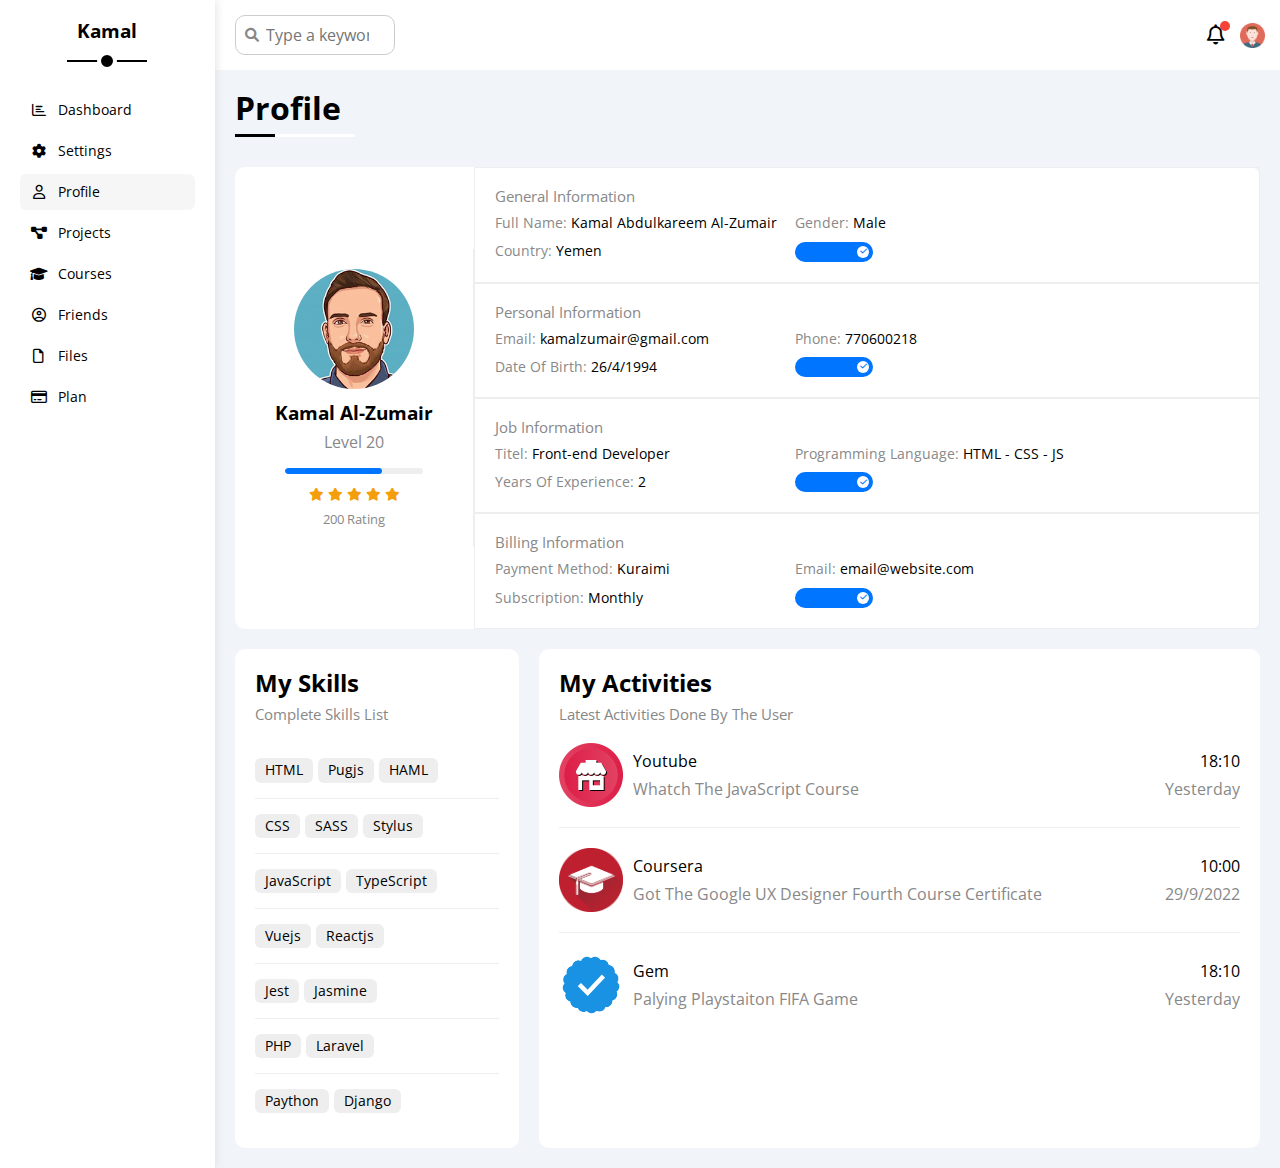
<file: profile.html>
<!DOCTYPE html>
<html lang="en">
<head>
    <meta charset="UTF-8">
    <meta http-equiv="X-UA-Compatible" content="IE=edge">
    <meta name="viewport" content="width=device-width, initial-scale=1.0">
    <link rel="stylesheet" href="CSS/all.min.css">
    <link rel="stylesheet" href="CSS/framework.css">
    <link rel="stylesheet" href="CSS/normalize.css">
    <link rel="stylesheet" href="CSS/master.css">
    <link rel="preconnect" href="https://fonts.googleapis.com">
    <link rel="preconnect" href="https://fonts.gstatic.com" crossorigin>
    <link href="https://fonts.googleapis.com/css2?family=Cairo:wght@300;400;500;700&family=Open+Sans:wght@400;500;700;800&display=swap" rel="stylesheet">
    <title>Profile</title>
</head>
<body>
    <div class="page d-flex" >

        <!-- start sidebar -->
        <div class="sidebar bg-white p-20 p-relative">
            <h3 class="p-relative txt-c mt-0">Kamal</h3>
            <ul>
                <li>
                    <a class=" d-flex align-center fs-14 c-black rad-6 p-10" href="index.html">
                        <i class="fa-regular fa-chart-bar fa-fw"></i>
                        <span>Dashboard</span>
                    </a>
                </li>
                <li>
                    <a class="d-flex align-center fs-14 c-black rad-6 p-10" href="settings.html">
                        <i class="fa-solid fa-gear fa-fw"></i>
                        <span>Settings</span>
                    </a>
                </li>
                <li>
                    <a class="active d-flex align-center fs-14 c-black rad-6 p-10" href="profile.html">
                        <i class="fa-regular fa-user fa-fw"></i>
                        <span>Profile</span>
                    </a>
                </li>
                <li>
                    <a class="d-flex align-center fs-14 c-black rad-6 p-10" href="projects.html">
                        <i class="fa-solid fa-diagram-project fa-fw"></i>
                        <span>Projects</span>
                    </a>
                </li>
                <li>
                    <a class="d-flex align-center fs-14 c-black rad-6 p-10" href="courses.html">
                        <i class="fa-solid fa-graduation-cap fa-fw"></i>
                        <span>Courses</span>
                    </a>
                </li>
                <li>
                    <a class="d-flex align-center fs-14 c-black rad-6 p-10" href="friends.html">
                        <i class="fa-regular fa-circle-user fa-fw"></i>
                        <span>Friends</span>
                    </a>
                </li>
                <li>
                    <a class="d-flex align-center fs-14 c-black rad-6 p-10" href="files.html">
                        <i class="fa-regular fa-file fa-fw"></i>
                        <span>Files</span>
                    </a>
                </li>
                <li>
                    <a class="d-flex align-center fs-14 c-black rad-6 p-10" href="planes.html">
                        <i class="fa-regular fa-credit-card fa-fw"></i>
                        <span>Plan</span>
                    </a>
                </li>
            </ul>
        </div>
        <!-- end sidebar -->

        <div class="content w-full">
            <!-- start head -->
            <div class="head bg-white p-15 between-flex">
                <div class="search p-relative">
                    <input class="p-10" type="search" placeholder="Type a keyword ">
                </div>
                <div class="icon d-flex align-center">
                    <span class="notification p-relative">
                        <i class="fa-regular fa-bell fa-lg"></i>
                    </span>
                    <img src="images/avatar.png" alt="">
                </div>
            </div>
            <!-- end head -->
            <h1 class="p-relative">Profile</h1>
            <!-- start profile -->
            <div class="prfile-page m-20">
                <!-- start overview -->
                <div class="overview bg-white d-flex rad-10 align-center">
                    <div class="avatar-box txt-c p-20">
                        <img class="rad-half mb-10" src="images/avatar-05.png" alt="">
                        <h3 class="m-0">Kamal Al-Zumair</h3>
                        <p class="c-grey mt-10">Level 20</p>
                        <div class="level rad-6 bg-eee p-relative">
                            <span style="width: 70%"></span>
                        </div>
                        <div class="rating mt-10 mb-10">
                            <i class="fa-solid fa-star c-orange fs-13"></i>
                            <i class="fa-solid fa-star c-orange fs-13"></i>
                            <i class="fa-solid fa-star c-orange fs-13"></i>
                            <i class="fa-solid fa-star c-orange fs-13"></i>
                            <i class="fa-solid fa-star c-orange fs-13"></i>
                        </div>
                        <p class="c-grey m-0 fs-13">200 Rating</p>
                    </div>
                    <div class="info-box w-full txt-c-mobile">
                    <!-- start info row -->
                        <div class="box p-20 d-flex align-center">
                            <h4 class="c-grey fs-15 m-0 w-full">General Information</h4>
                            <div class="fs-14">
                                <span class="c-grey">Full Name: </span>
                                <span>Kamal Abdulkareem Al-Zumair</span>
                            </div>
                            <div class="fs-14">
                                <span class="c-grey">Gender: </span>
                                <span>Male</span>
                            </div>
                            <div class="fs-14">
                                <span class="c-grey">Country: </span>
                                <span>Yemen</span>
                            </div>
                            <div class="fs-14">
                                <label>
                                    <input class="toggle-checkbox" type="checkbox" checked>
                                    <div class="toggle-switch">
                                    </div>
                                </label>
                            </div>
                        </div>
                    <!-- end info row -->
                    <!-- start personal information -->
                        <div class="box p-20 d-flex align-center">
                        <h4 class="c-grey fs-15 m-0 w-full">Personal Information</h4>
                        <div class="fs-14">
                            <span class="c-grey">Email: </span>
                            <span>kamalzumair@gmail.com</span>
                        </div>
                        <div class="fs-14">
                            <span class="c-grey">Phone: </span>
                            <span>770600218</span>
                        </div>
                        <div class="fs-14">
                            <span class="c-grey">Date Of Birth: </span>
                            <span>26/4/1994</span>
                        </div>
                        <div class="fs-14">
                            <label>
                                <input class="toggle-checkbox" type="checkbox" checked>
                                <div class="toggle-switch">
                                </div>
                            </label>
                        </div>
                        </div>
                    <!-- end personal information -->
                    <!-- start job info -->
                        <div class="box p-20 d-flex align-center">
                        <h4 class="c-grey fs-15 m-0 w-full">Job Information</h4>
                        <div class="fs-14">
                            <span class="c-grey">Titel: </span>
                            <span>Front-end Developer</span>
                        </div>
                        <div class="fs-14">
                            <span class="c-grey">Programming Language: </span>
                            <span>HTML - CSS - JS</span>
                        </div>
                        <div class="fs-14">
                            <span class="c-grey">Years Of Experience: </span>
                            <span>2</span>
                        </div>
                        <div class="fs-14">
                            <label>
                                <input class="toggle-checkbox" type="checkbox" checked>
                                <div class="toggle-switch">
                                </div>
                            </label>
                        </div>
                        </div>
                    <!-- end job info -->
                    <!-- start billing info -->
                        <div class="box p-20 d-flex align-center">
                        <h4 class="c-grey fs-15 m-0 w-full">Billing Information</h4>
                        <div class="fs-14">
                            <span class="c-grey">Payment Method: </span>
                            <span>Kuraimi</span>
                        </div>
                        <div class="fs-14">
                            <span class="c-grey">Email: </span>
                            <span>email@website.com</span>
                        </div>
                        <div class="fs-14">
                            <span class="c-grey">Subscription: </span>
                            <span>Monthly</span>
                        </div>
                        <div class="fs-14">
                            <label>
                                <input class="toggle-checkbox" type="checkbox" checked>
                                <div class="toggle-switch">
                                </div>
                            </label>
                        </div>
                        </div>
                    <!-- end billing info -->
                    </div>
                </div>
                <!-- end overview -->
                <!-- start other data -->
                <div class="other-data d-flex gap-20">
                    <div class="skills-card p-20 bg-white rad-10 mt-20">
                        <h2 class="mt-0 mb-10">My Skills</h2>
                        <p class="mt-0 mb-20 c-grey fs-15">Complete Skills List</p>
                        <ul class="m-0 txt-c-mobile">
                            <li><span>HTML</span><span>Pugjs</span><span>HAML</span></li>
                            <li><span>CSS</span><span>SASS</span><span>Stylus</span></li>
                            <li><span>JavaScript</span><span>TypeScript</span></li>
                            <li><span>Vuejs</span><span>Reactjs</span></li>
                            <li><span>Jest</span><span>Jasmine</span></li>
                            <li><span>PHP</span><span>Laravel</span></li>
                            <li><span>Paython</span><span>Django</span></li>
                        </ul>
                    </div>
                    <div class="activities p-20 bg-white rad-10 mt-20">
                        <h2 class="mt-0 mb-10">My Activities</h2>
                        <p class="mt-0 mb-20 c-grey fs-15">Latest Activities Done By The User</p>
                        <div class="activity d-flex align-center txt-c-mobile">
                            <img src="images/activity-01.png" alt="">
                            <div class="info">
                                <span class="d-block mb-10">Youtube</span>
                                <span class="c-grey">Whatch The JavaScript Course</span>
                            </div>
                            <div class="date">
                                <span class="d-block mb-10">18:10</span>
                                <span class="c-grey">Yesterday</span>
                            </div>
                        </div>
                        <div class="activity d-flex align-center txt-c-mobile">
                            <img src="images/activity-02.png" alt="">
                            <div class="info">
                                <span class="d-block mb-10">Coursera</span>
                                <span class="c-grey">Got The Google UX Designer Fourth Course Certificate</span>
                            </div>
                            <div class="date">
                                <span class="d-block mb-10">10:00</span>
                                <span class="c-grey">29/9/2022</span>
                            </div>
                        </div>
                        <div class="activity d-flex align-center txt-c-mobile">
                            <img src="images/activity-03.png" alt="">
                            <div class="info">
                                <span class="d-block mb-10">Gem</span>
                                <span class="c-grey">Palying Playstaiton FIFA Game</span>
                            </div>
                            <div class="date">
                                <span class="d-block mb-10">18:10</span>
                                <span class="c-grey">Yesterday</span>
                            </div>
                        </div>
                    </div>
                </div>
                <!-- end other data -->
            </div>
        </div>
    </div>
</body>
</html>
</file>
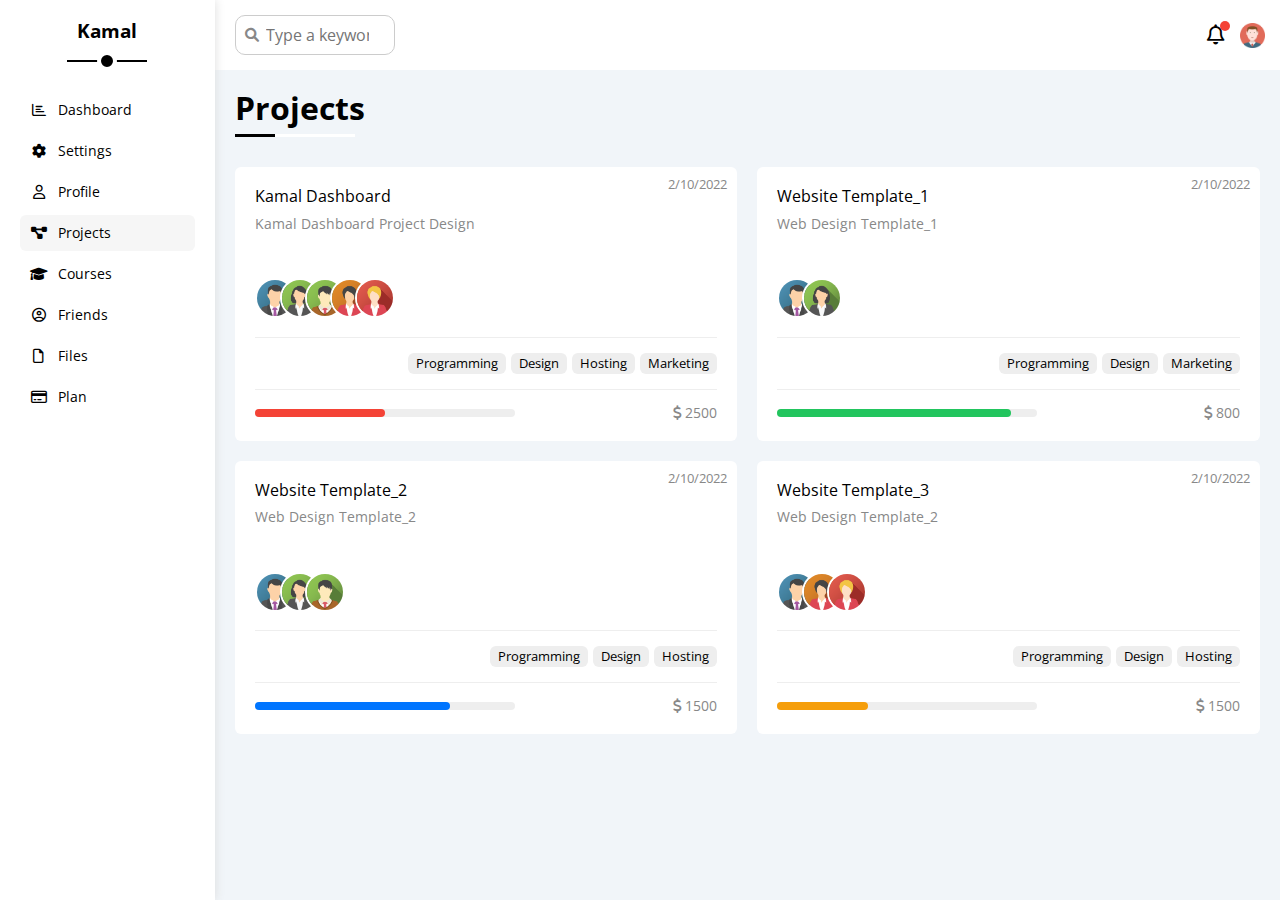
<file: projects.html>
<!DOCTYPE html>
<html lang="en">
<head>
    <meta charset="UTF-8">
    <meta http-equiv="X-UA-Compatible" content="IE=edge">
    <meta name="viewport" content="width=device-width, initial-scale=1.0">
    <link rel="stylesheet" href="CSS/all.min.css">
    <link rel="stylesheet" href="CSS/framework.css">
    <link rel="stylesheet" href="CSS/normalize.css">
    <link rel="stylesheet" href="CSS/master.css">
    <link rel="preconnect" href="https://fonts.googleapis.com">
    <link rel="preconnect" href="https://fonts.gstatic.com" crossorigin>
    <link href="https://fonts.googleapis.com/css2?family=Cairo:wght@300;400;500;700&family=Open+Sans:wght@400;500;700;800&display=swap" rel="stylesheet">
    <title>Projects</title>
</head>
<body>
    <div class="page d-flex" >

        <!-- start sidebar -->
        <div class="sidebar bg-white p-20 p-relative">
            <h3 class="p-relative txt-c mt-0">Kamal</h3>
            <ul>
                <li>
                    <a class=" d-flex align-center fs-14 c-black rad-6 p-10" href="index.html">
                        <i class="fa-regular fa-chart-bar fa-fw"></i>
                        <span>Dashboard</span>
                    </a>
                </li>
                <li>
                    <a class="d-flex align-center fs-14 c-black rad-6 p-10" href="settings.html">
                        <i class="fa-solid fa-gear fa-fw"></i>
                        <span>Settings</span>
                    </a>
                </li>
                <li>
                    <a class="d-flex align-center fs-14 c-black rad-6 p-10" href="profile.html">
                        <i class="fa-regular fa-user fa-fw"></i>
                        <span>Profile</span>
                    </a>
                </li>
                <li>
                    <a class="active d-flex align-center fs-14 c-black rad-6 p-10" href="projects.html">
                        <i class="fa-solid fa-diagram-project fa-fw"></i>
                        <span>Projects</span>
                    </a>
                </li>
                <li>
                    <a class="d-flex align-center fs-14 c-black rad-6 p-10" href="courses.html">
                        <i class="fa-solid fa-graduation-cap fa-fw"></i>
                        <span>Courses</span>
                    </a>
                </li>
                <li>
                    <a class="d-flex align-center fs-14 c-black rad-6 p-10" href="friends.html">
                        <i class="fa-regular fa-circle-user fa-fw"></i>
                        <span>Friends</span>
                    </a>
                </li>
                <li>
                    <a class="d-flex align-center fs-14 c-black rad-6 p-10" href="files.html">
                        <i class="fa-regular fa-file fa-fw"></i>
                        <span>Files</span>
                    </a>
                </li>
                <li>
                    <a class="d-flex align-center fs-14 c-black rad-6 p-10" href="planes.html">
                        <i class="fa-regular fa-credit-card fa-fw"></i>
                        <span>Plan</span>
                    </a>
                </li>
            </ul>
        </div>
        <!-- end sidebar -->

        <div class="content w-full">
            <!-- start head -->
            <div class="head bg-white p-15 between-flex">
                <div class="search p-relative">
                    <input class="p-10" type="search" placeholder="Type a keyword ">
                </div>
                <div class="icon d-flex align-center">
                    <span class="notification p-relative">
                        <i class="fa-regular fa-bell fa-lg"></i>
                    </span>
                    <img src="images/avatar.png" alt="">
                </div>
            </div>
            <!-- end head -->
            <h1 class="p-relative">Projects</h1>
            <!-- start projects -->
            <div class="projects-page d-grid m-20 gap-20">
                <div class="project bg-white p-20 rad-6 p-relative">
                    <span class="date fs-13 c-grey">2/10/2022</span>
                    <h4 class="m-0">Kamal Dashboard</h4>
                    <p class="c-grey mt-10 mb-10 fs-14">Kamal Dashboard Project Design</p>
                    <div class="team">
                        <a href=""><img src="images/team-01.png" alt=""></a>
                        <a href=""><img src="images/team-02.png" alt=""></a>
                        <a href=""><img src="images/team-03.png" alt=""></a>
                        <a href=""><img src="images/team-04.png" alt=""></a>
                        <a href=""><img src="images/team-05.png" alt=""></a>
                    </div>
                    <div class="do d-flex">
                        <span class="fs-13 rad-6 bg-eee btn-shape">Programming</span>
                        <span class="fs-13 rad-6 bg-eee btn-shape">Design</span>
                        <span class="fs-13 rad-6 bg-eee btn-shape">Hosting</span>
                        <span class="fs-13 rad-6 bg-eee btn-shape">Marketing</span>
                    </div>
                    <div class="info between-flex">
                        <div class="prog bg-eee">
                            <span class="bg-red" style="width: 50%;"></span>
                        </div>
                        <div class="fs-14 c-grey">
                            <i class="fa-solid fa-dollar-sign"></i>
                            2500
                        </div>
                    </div>
                </div>

                <div class="project bg-white p-20 rad-6 p-relative">
                    <span class="date fs-13 c-grey">2/10/2022</span>
                    <h4 class="m-0">Website Template_1</h4>
                    <p class="c-grey mt-10 mb-10 fs-14">Web Design Template_1</p>
                    <div class="team">
                        <a href=""><img src="images/team-01.png" alt=""></a>
                        <a href=""><img src="images/team-02.png" alt=""></a>
                    </div>
                    <div class="do d-flex">
                        <span class="fs-13 rad-6 bg-eee btn-shape">Programming</span>
                        <span class="fs-13 rad-6 bg-eee btn-shape">Design</span>
                        <span class="fs-13 rad-6 bg-eee btn-shape">Marketing</span>
                    </div>
                    <div class="info between-flex">
                        <div class="prog bg-eee">
                            <span class="bg-green" style="width: 90%;"></span>
                        </div>
                        <div class="fs-14 c-grey">
                            <i class="fa-solid fa-dollar-sign"></i>
                            800
                        </div>
                    </div>
                </div>

                <div class="project bg-white p-20 rad-6 p-relative">
                    <span class="date fs-13 c-grey">2/10/2022</span>
                    <h4 class="m-0">Website Template_2</h4>
                    <p class="c-grey mt-10 mb-10 fs-14">Web Design Template_2</p>
                    <div class="team">
                        <a href=""><img src="images/team-01.png" alt=""></a>
                        <a href=""><img src="images/team-02.png" alt=""></a>
                        <a href=""><img src="images/team-03.png" alt=""></a>
                    </div>
                    <div class="do d-flex">
                        <span class="fs-13 rad-6 bg-eee btn-shape">Programming</span>
                        <span class="fs-13 rad-6 bg-eee btn-shape">Design</span>
                        <span class="fs-13 rad-6 bg-eee btn-shape">Hosting</span>
                    </div>
                    <div class="info between-flex">
                        <div class="prog bg-eee">
                            <span class="bg-blue" style="width: 75%;"></span>
                        </div>
                        <div class="fs-14 c-grey">
                            <i class="fa-solid fa-dollar-sign"></i>
                            1500
                        </div>
                    </div>
                </div>

                <div class="project bg-white p-20 rad-6 p-relative">
                    <span class="date fs-13 c-grey">2/10/2022</span>
                    <h4 class="m-0">Website Template_3</h4>
                    <p class="c-grey mt-10 mb-10 fs-14">Web Design Template_2</p>
                    <div class="team">
                        <a href=""><img src="images/team-01.png" alt=""></a>
                        <a href=""><img src="images/team-04.png" alt=""></a>
                        <a href=""><img src="images/team-05.png" alt=""></a>
                    </div>
                    <div class="do d-flex">
                        <span class="fs-13 rad-6 bg-eee btn-shape">Programming</span>
                        <span class="fs-13 rad-6 bg-eee btn-shape">Design</span>
                        <span class="fs-13 rad-6 bg-eee btn-shape">Hosting</span>
                    </div>
                    <div class="info between-flex">
                        <div class="prog bg-eee">
                            <span class="bg-orange" style="width: 35%;"></span>
                        </div>
                        <div class="fs-14 c-grey">
                            <i class="fa-solid fa-dollar-sign"></i>
                            1500
                        </div>
                    </div>
                </div>

            </div>
            <!-- end projects -->
        </div>
    </div>
</body>
</html>
</file>
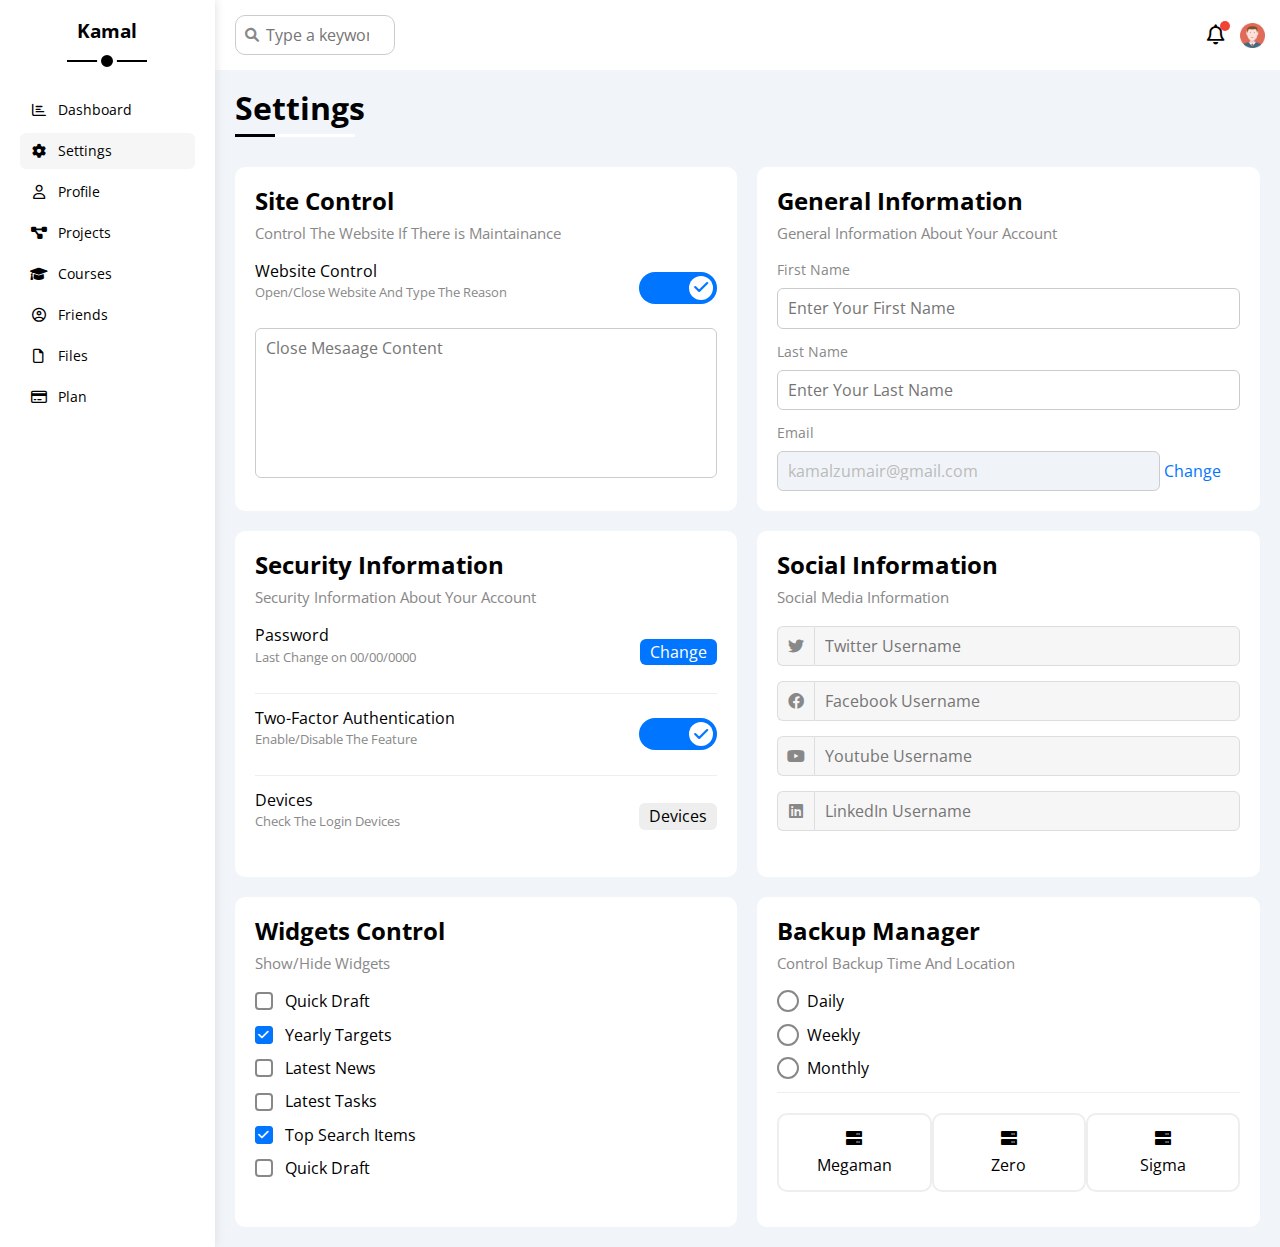
<file: settings.html>
<!DOCTYPE html>
<html lang="en">
<head>
    <meta charset="UTF-8">
    <meta http-equiv="X-UA-Compatible" content="IE=edge">
    <meta name="viewport" content="width=device-width, initial-scale=1.0">
    <link rel="stylesheet" href="CSS/all.min.css">
    <link rel="stylesheet" href="CSS/framework.css">
    <link rel="stylesheet" href="CSS/normalize.css">
    <link rel="stylesheet" href="CSS/master.css">
    <link rel="preconnect" href="https://fonts.googleapis.com">
    <link rel="preconnect" href="https://fonts.gstatic.com" crossorigin>
    <link href="https://fonts.googleapis.com/css2?family=Cairo:wght@300;400;500;700&family=Open+Sans:wght@400;500;700;800&display=swap" rel="stylesheet">
    <title>Settings</title>
</head>
<body>
    <div class="page d-flex" >
        <div class="sidebar bg-white p-20 p-relative">
            <h3 class="p-relative txt-c mt-0">Kamal</h3>
            <ul>
                <li>
                    <a class=" d-flex align-center fs-14 c-black rad-6 p-10" href="index.html">
                        <i class="fa-regular fa-chart-bar fa-fw"></i>
                        <span>Dashboard</span>
                    </a>
                </li>
                <li>
                    <a class="active d-flex align-center fs-14 c-black rad-6 p-10" href="settings.html">
                        <i class="fa-solid fa-gear fa-fw"></i>
                        <span>Settings</span>
                    </a>
                </li>
                <li>
                    <a class="d-flex align-center fs-14 c-black rad-6 p-10" href="profile.html">
                        <i class="fa-regular fa-user fa-fw"></i>
                        <span>Profile</span>
                    </a>
                </li>
                <li>
                    <a class="d-flex align-center fs-14 c-black rad-6 p-10" href="projects.html">
                        <i class="fa-solid fa-diagram-project fa-fw"></i>
                        <span>Projects</span>
                    </a>
                </li>
                <li>
                    <a class="d-flex align-center fs-14 c-black rad-6 p-10" href="courses.html">
                        <i class="fa-solid fa-graduation-cap fa-fw"></i>
                        <span>Courses</span>
                    </a>
                </li>
                <li>
                    <a class="d-flex align-center fs-14 c-black rad-6 p-10" href="friends.html">
                        <i class="fa-regular fa-circle-user fa-fw"></i>
                        <span>Friends</span>
                    </a>
                </li>
                <li>
                    <a class="d-flex align-center fs-14 c-black rad-6 p-10" href="files.html">
                        <i class="fa-regular fa-file fa-fw"></i>
                        <span>Files</span>
                    </a>
                </li>
                <li>
                    <a class="d-flex align-center fs-14 c-black rad-6 p-10" href="planes.html">
                        <i class="fa-regular fa-credit-card fa-fw"></i>
                        <span>Plan</span>
                    </a>
                </li>
            </ul>
        </div>
        <div class="content w-full">
            <!-- start head -->
            <div class="head bg-white p-15 between-flex">
                <div class="search p-relative">
                    <input class="p-10" type="search" placeholder="Type a keyword ">
                </div>
                <div class="icon d-flex align-center">
                    <span class="notification p-relative">
                        <i class="fa-regular fa-bell fa-lg"></i>
                    </span>
                    <img src="images/avatar.png" alt="">
                </div>
            </div>
            <!-- end head -->
            <h1 class="p-relative">Settings</h1>
            <!-- start settings -->
            <div class="settings-page m-20 d-grid gap-20">
                <!-- start settings box 1-->
                <div class="p-20 bg-white rad-10">
                    <h2 class="mt-0 mb-10">Site Control</h2>
                    <p class="mt-0 mb-20 c-grey fs-15">Control The Website If There is Maintainance</p>
                    <div class="mb-15 between-flex">
                        <div>
                            <span>Website Control</span>
                            <p class="c-grey mt-5 mb-0 fs-13">Open/Close Website And Type The Reason</p>
                        </div>
                        <div>
                            <label>
                                <input class="toggle-checkbox" type="checkbox" checked>
                                <div class="toggle-switch">
                                </div>
                            </label>
                        </div>
                    </div>
                    <textarea class="close-message p-10 rad-6 d-block w-full" placeholder="Close Mesaage Content"></textarea>
                </div>
                <!-- end settings box 1-->
                <!-- start settings box 2-->
                <div class="p-20 bg-white rad-10">
                    <h2 class="mt-0 mb-10">General Information</h2>
                    <p class="mt-0 mb-20 c-grey fs-15">General Information About Your Account</p>
                    <div class="mb-15">
                        <label class="fs-14 c-grey d-block mb-10" for="first">First Name</label>
                        <input class="b-none p-10 b-ccc rad-6 d-block w-full" type="text" id="first" placeholder="Enter Your First Name">
                    </div>
                    <div class="mb-15">
                        <label class="fs-14 c-grey d-block mb-10" for="last">Last Name</label>
                        <input class="b-none p-10 b-ccc rad-6 d-block w-full" type="text" id="last" placeholder="Enter Your Last Name">
                    </div>
                    <div>
                        <label class="fs-14 c-grey d-block mb-10" for="email">Email</label>
                        <input class="email b-none p-10 b-ccc rad-6 d-block w-full" type="email" id="email" placeholder="Enter Your Email" value="kamalzumair@gmail.com" disabled>
                        <a class="c-blue" href="#">Change</a>
                    </div>
                </div>
                <!-- end settings box 2-->
                <!-- start settings box 3-->
                <div class="p-20 bg-white rad-10">
                    <h2 class="mt-0 mb-10">Security Information</h2>
                    <p class="mt-0 mb-20 c-grey fs-15">Security Information About Your Account</p>
                    <div class="sec-box mb-15 between-flex">
                        <div>
                            <span>Password</span>
                            <p class="c-grey mt-5 mb-0 fs-13">Last Change on 00/00/0000</p>
                        </div>
                        <a class="button bg-blue c-white btn-shape" href="">Change</a>
                    </div>
                    <div class="sec-box mb-15 between-flex">
                        <div>
                            <span>Two-Factor Authentication</span>
                            <p class="c-grey mt-5 mb-0 fs-13">Enable/Disable The Feature</p>
                        </div>
                        <label>
                            <input class="toggle-checkbox" type="checkbox" checked>
                            <div class="toggle-switch">
                            </div>
                        </label>
                    </div>
                    <div class="sec-box  between-flex">
                        <div>
                            <span>Devices</span>
                            <p class="c-grey mt-5 mb-0 fs-13">Check The Login Devices</p>
                        </div>
                        <a class="bg-eee c-black btn-shape" href="">Devices</a>
                    </div>
                </div>
                <!-- end settings box 3-->
                <!-- start settings box 4-->
                <div class="social-boxes p-20 bg-white rad-10">
                    <h2 class="mt-0 mb-10">Social Information</h2>
                    <p class="mt-0 mb-20 c-grey fs-15">Social Media Information</p>
                    <div class="d-flex align-center mb-15">
                        <i class="fa-brands fa-twitter center-flex c-grey"></i>
                        <input class="w-full" type="text" placeholder="Twitter Username">
                    </div>
                    <div class="d-flex align-center mb-15">
                        <i class="fa-brands fa-facebook center-flex c-grey"></i>
                        <input class="w-full" type="text" placeholder="Facebook Username">
                    </div>
                    <div class="d-flex align-center mb-15">
                        <i class="fa-brands fa-youtube center-flex c-grey"></i>
                        <input class="w-full" type="text" placeholder="Youtube Username">
                    </div>
                    <div class="d-flex align-center mb-15">
                        <i class="fa-brands fa-linkedin center-flex c-grey"></i>
                        <input class="w-full" type="text" placeholder="LinkedIn Username">
                    </div>
                </div>
                <!-- end settings box 4-->
                <!-- start settings box 5-->
                <div class="widgets-control p-20 bg-white rad-10">
                    <h2 class="mt-0 mb-10">Widgets Control</h2>
                    <p class="mt-0 mb-20 c-grey fs-15">Show/Hide Widgets</p>
                    <div class="control d-flex align-center mb-15">
                        <input type="checkbox" id="one">
                        <label for="one">Quick Draft</label>
                    </div>
                    <div class="control d-flex align-center mb-15">
                        <input type="checkbox" id="two" checked>
                        <label for="two">Yearly Targets</label>
                    </div>
                    <div class="control d-flex align-center mb-15">
                        <input type="checkbox" id="three">
                        <label for="three">Latest News</label>
                    </div>
                    <div class="control d-flex align-center mb-15">
                        <input type="checkbox" id="four">
                        <label for="four">Latest Tasks</label>
                    </div>
                    <div class="control d-flex align-center mb-15">
                        <input type="checkbox" id="five" checked>
                        <label for="five">Top Search Items</label>
                    </div>
                    <div class="control d-flex align-center mb-15">
                        <input type="checkbox" id="six">
                        <label for="six">Quick Draft</label>
                    </div>

                </div>
                <!-- end settings box 5-->
                <!-- start settings box 6-->
                <div class="backup-control p-20 bg-white rad-10">
                    <h2 class="mt-0 mb-10">Backup Manager</h2>
                    <p class="mt-0 mb-20 c-grey fs-15">Control Backup Time And Location</p>
                    <div class="date d-flex align-center mb-15">
                        <input type="radio" name="time" id="daily">
                        <label for="daily">Daily</label>
                    </div>
                    <div class="date d-flex align-center mb-15">
                        <input type="radio" name="time" id="weekly">
                        <label for="weekly">Weekly</label>
                    </div>
                    <div class="date d-flex align-center mb-15">
                        <input type="radio" name="time" id="monthly">
                        <label for="monthly">Monthly</label>
                    </div>
                    <div class="servers d-flex align-center txt-c">
                        <input type="radio" name="servers" id="server-one">
                        <div class="server mb-15 rad-10 w-full">
                            <label class="d-block m-15" for="server-one">
                                <i class="fa-solid fa-server d-block mb-10"></i>
                                Megaman
                            </label>
                        </div>
                        <input type="radio" name="servers" id="server-two">
                        <div class="server mb-15 rad-10 w-full">
                            <label class="d-block m-15" for="server-two">
                                <i class="fa-solid fa-server d-block mb-10"></i>
                                Zero
                            </label>
                        </div>
                        <input type="radio" name="servers" id="server-three">
                        <div class="server mb-15 rad-10 w-full">
                            <label class="d-block m-15" for="server-three">
                                <i class="fa-solid fa-server d-block mb-10"></i>
                                Sigma
                            </label>
                        </div>
                    </div>
                </div>
                <!-- end settings box 6-->
            </div>
        </div>
    </div>
</body>
</html>
</file>
<file: CSS/framework.css>
:root{
    --blue-color: #0075ff;
    --blue-alt-color: #0d69d5;
    --orange-color: #f59e0b;
    --green-color: #22c55e;
    --red-color: #f44336;
    --grey-color: #888;
}

/* start Box  */
.d-flex {
    display: flex;
}
.f-wrap{
    flex-wrap: wrap;
}
.align-center{
    align-items: center;
}
.d-grid{
    display: grid;
}
.gap-20{
    gap: 20px;
}
.d-block{
    display: block;
}
@media (max-width:767px) {
    .block-mobile{
        display: block;
    }
    .hide-mobile{
        display: none;
    }
}
/* end box */
/* start padding and margin */
.p-10{
    padding: 10px;
}
.p-15{
    padding: 15px;
}
.p-20{
    padding: 20px;
}
.pt-10{
    padding-top: 10px;
}
.pt-15{
    padding-top: 15px;
}
.pt-20{
    padding-top: 20px;
}
.pb-15{
    padding-bottom: 10px;
}
.pb-15{
    padding-bottom: 15px;
}
.pb-20{
    padding-bottom: 20px;
}
.pl-15{
    padding-left: 15px;
}
.m-0{
    margin: 0;
}
.m-15{
    margin: 15px;
}
.m-20{
    margin: 20px;
}
.mt-0{
    margin-top: 0;
}
.mt-5{
    margin-top: 5px;
}
.mt-10{
    margin-top: 10px;
}
.mt-15{
    margin-top: 15px;
}
.mt-20{
    margin-top: 20px;
}
.mt-25{
    margin-top: 25px;
}
.mb-5{
    margin-bottom: 5px;
}
.mb-10{
    margin-bottom: 10px;
}
.mb-15{
    margin-bottom: 15px;
}
.mb-20{
    margin-bottom: 20px;
}
.mb-25{
    margin-bottom: 20px;
}
.mr-10{
    margin-right: 10px;
}
.mr-15{
    margin-right: 15px;
}
/* end */
/* start color */
.bg-white{
    background-color: white;
}
.bg-eee{
    background-color: #eee;
}
.bg-blue{
    background-color: var(--blue-color);
}
.bg-orange{
    background-color: var(--orange-color);
}
.bg-green{
    background-color: var(--green-color);
}
.bg-red{
    background-color: var(--red-color);
}
.c-black{
    color: black;
}
.c-grey{
    color: var(--grey-color);
}
.c-white{
    color: white;
}
.c-blue{
    color: var(--blue-color);
}
.c-orange{
    color: var(--orange-color);
}
.c-green{
    color: var(--green-color);
}
.c-red{
    color: var(--red-color);
}
/* end */
/* start position */
.p-relative{
    position: relative;
}
.p-absolute{
    position: absolute;
}
/* end */
/* start font */
.txt-c{
    text-align: center;
}
.fs-13{
    font-size: 13px;
}
.fs-14{
    font-size: 14px;
}
.fs-15{
    font-size: 15px;
}
.fs-25{
    font-size: 25px;
}
.fw-bold{
    font-weight: bold;
}
@media (max-width: 767px) {
    .txt-c-mobile{
        text-align: center;
    }
}
/* end  */

/* start border */
.rad-6{
    border-radius: 6px;
}
.rad-10{
    border-radius: 10px;
}
.rad-half{
    border-radius: 50%;
}
.b-none{
    border: none;
}
.b-ccc{
    border: 1px solid #ccc;
}
.b-eee{
    border: 1px solid #eee;
}
/* end border */
/* start components */
.center-flex{
    display: flex;
    align-items: center;
    justify-content: center;
}
.between-flex{
    display: flex;
    align-items: center;
    justify-content: space-between;
}
.space-between{
    justify-content: space-between;
}
.btn-shape{
    padding: 4px 10px;
    border-radius: 6px;
}
/* end components */
/* start width */
.w-full{
    width: 100%;
}
.w-fit{
    width: fit-content;
}
.h-full{
    height: 100%;
}
.w-100{
    width: 100px;
}
.h-100{
    height: 100px;
}
/* end */
/* grid */
</file>
<file: CSS/master.css>
:root{
    --blue-color: #0075ff;
    --blue-alt-color: #0d69d5;
    --orange-color: #f59e0b;
    --green-color: #22c55e;
    --red-color: #f44336;
    --grey-color: #888;
}

* {
    box-sizing: border-box;
}
body {
    font-family: 'Open Sans', sans-serif;
    margin: 0;
}
*:focus{
    outline: none;
}
a {
    text-decoration: none;
}

ul{
    list-style: none;
    padding: 0;
}
::-webkit-scrollbar{
    width: 15px;
}
::-webkit-scrollbar-track{
    background-color: white;
}
::-webkit-scrollbar-thumb{
    background-color: var(--blue-color);
}
::-webkit-scrollbar-thumb:hover{
    background-color: var(--blue-alt-color);
}
.page{
    min-height: 100vh;
    background-color: #f1f5f9;
}

/* start sidebar */
.sidebar{
    width: 250px;
    box-shadow: 0 0 10px #ddd;
}
.sidebar > h3{
    margin-bottom: 50px;
}

.sidebar > h3::before{
    content: "";
    background-color: black;
    width: 80px;
    height: 2px;
    position: absolute;
    bottom: -20px;
    transform: translateX(-50%);
    left: 50%;
}
.sidebar > h3::after{
    content: "";
    position: absolute;
    left: 50%;
    bottom: -29px;
    width: 12px;
    height: 12px;
    border-radius: 50%;
    background-color: black;
    border: 4px solid white;
    transform: translateX(-50%);
}

.sidebar ul li a{
    transition: 0.3s;
    margin-bottom: 5px;
}

.sidebar ul li a:hover,
.sidebar ul li a.active{
    background-color: #f6f6f6;
}

.sidebar ul li a span{
    font-size: 14px;
    margin-left: 10px;
}

@media (max-width: 767px) {
    .sidebar{
        width: 62px;
        padding: 10px;
    }
    .sidebar > h3{
        font-size: 10px;
        margin-bottom: 15px;
    }
    .sidebar >h3::before,
    .sidebar >h3::after{
        display: none;
    }
    .sidebar ul li a span{
        display: none;
    }
    
}
/* end sidebar */
/* start content */
.content{
    overflow: hidden;
}
.head .search::before{
    font-family: "Font Awesome 6 Free";
    content: "\f002";
    font-weight: 900;
    position: absolute;
    left: 15px;
    top: 50%;
    transform: translateY(-50%);
    font-size: 14px;
    color: var(--grey-color);
}
.head .search input{
    border: 1px solid #ccc;
    border-radius: 10px;
    margin-left: 5px;
    padding-left: 30px;
    width: 160px;
    transition: width 0.3s ;
}
.head .search input:focus{
    outline:1px solid #ddd ;
    width:200px;
}
.head .search input:focus::placeholder{
    opacity: 0;
}
.head .icon .notification::before{
    content: "";
    position: absolute;
    width: 10px;
    height: 10px;
    background-color: var(--red-color);
    border-radius: 50%;
    right: -5px;
    top: -5px;
}
.head .icon img{
    width: 25px;
    height: 25px;
    margin-left: 15px;
}
.page h1{
    margin: 20px 20px 40px;
}
.page h1::before,
.page h1::after{
    content: "";
    height: 3px;
    position: absolute;
    bottom: -10px;
    left: 0;
}
.page h1::before{
    content: '';
    background-color: white;
    width: 120px;
}
.page h1::after{
    content: '';
    background-color: black;
    width: 40px;
}
.wrapper{
    grid-template-columns: repeat(auto-fill,minmax(450px, 1fr));
    margin-left: 20px;
    margin-right: 20px;
    margin-bottom: 20px;
}
@media (max-width:767px) {
    .wrapper{
        grid-template-columns: minmax(200px, 1fr);
        margin-left: 10px;
        margin-right: 10px;
        gap: 10px;
    }
}

/* end */

/* start welcome  */
.welcome{
    overflow: hidden;
}
.welcome .intro img{
    width: 400px;
    height: 200px;
    margin-bottom: -10px;
}
.welcome .avatar{
    width: 64px;
    height: 64px;
    border: 2px solid white;
    border-radius: 50%;
    padding: 2px;
    box-shadow: 0 0 5px #ddd;
    margin-left: 20px;
    margin-top: -32px;
}
.welcome .body{
    border-top: 1px solid #eee;
    border-bottom: 1px solid #eee;
}
.welcome .body > div{
    flex: 1;
}
.welcome .visit{
    margin: 0 15px 15px auto;
}
.welcome .visit:hover{
    background-color: var(--blue-alt-color);
}
@media (max-width:767px) {
    .welcome .intro{
        padding-bottom: 30px;
    }
    .welcome .avatar{
        margin-left: 0;
    }
    .welcome .body > div:not(:last-child){
        margin-bottom: 20px;
    }
}
/* end welcome */

/* start quick draft */
.quick-draft textarea{
    resize: none;
    min-height: 180px;

}
.quick-draft .save{
    margin-left: auto;
    transition: 0.3s;
    cursor: pointer;

}
.quick-draft .save:hover{
    background-color: var(--blue-alt-color);
}
/* end quick */
/* start targets */
.targets .targets-row .icons{
    width: 80px;
    height: 80px;
    margin-right: 15px;
}
.targets .details{
    flex: 1;
}
.targets .details .progress{
    height: 4px;
}

.targets .details .progress > span{
    position: absolute;
    left: 0;
    top: 0;
    height: 100%;
}
.targets .details .progress > span span{
    position: absolute;
    bottom: 16px;
    right: -16px;
    color: white;
    padding: 2px 5px;
    border-radius: 6px;
    font-size: 12px;
}
.targets .details .progress > span span::after{
    content: "";
    border-color: transparent;
    border-width: 5px;
    border-style: solid;
    position: absolute;
    bottom: -10px;
    left: 50%;
    transform: translateX(-50%);
}
.targets .details .progress > .blue span::after{
    border-top-color: var(--blue-color);
}
.targets .details .progress > .orange span::after{
    border-top-color: var(--orange-color);
}
.targets .details .progress > .green span::after{
    border-top-color: var(--green-color);
}

.blue .icons,
.blue .progress{
    background-color:rgba(0, 117, 255, 0.2);
}
.orange .icons,
.orange .progress{
    background-color:rgba(254, 158, 11, 0.2);
}

.green .icons,
.green .progress{
    background-color:rgba(34, 197, 94, 0.2);
}
/* end target */
/* start tickets */
.tickets .box{
    border: 1px solid #ccc;
    width: calc(50% - 10px);
}
@media (max-width:767px) {
    .tickets .box{
        width: 100%;
    }
}
/* end tickets */
/* start latest news */
.latest-news .news-row:not(:last-of-type){
    margin-bottom: 20px;
    padding-bottom: 20px;
    border-bottom: 1px solid #eee;
}

.news-row img{
    width: 100px;
    border-radius: 6px;
    margin-right: 15px;
}

.latest-news .info{
    flex-grow: 1;
}
.latest-news .info h3{
    margin: 0 0 6px;
    font-size: 16px;
}
.latest-news .label{
    margin: 0px 0px 0px auto;
}
@media (max-width:767px) {
    .latest-news .news-row{
        display: block;
    }
    .latest-news .news-row .label{
        margin: 20px auto;
        width: fit-content;
    }
}

/* end latest news */
/* start tasks */
.tasks .task-row:not(:last-of-type){
    margin-bottom: 15px;
    padding-bottom: 15px;
    border-bottom: 1px solid #eee;
}
.tasks .info {
    flex-grow: 1;
}
.tasks .done{
    opacity: 0.3;
}
.tasks .done h3,
.tasks .done p{
    text-decoration: line-through;
}
.tasks .delete {
    cursor: pointer;
    transition: 0.3s;
}
.tasks .delete:hover{
    color: var(--red-color);
}
/* end tasks */
/* start latest uploads */
.latest-uploads ul li:not(:last-child){
    border-bottom: 1px solid #eee;
}
.latest-uploads ul li img{
    width: 40px;
    height: 40px;
}
/* end latest uploads */
/* Start last project */
.last-project ul::before{
    content: "";
    position: absolute;
    left: 11px;
    width: 2px;
    height: 100%;
    background-color: var(--blue-color);
}
.last-project ul li::before{
    content: "";
    width: 20px;
    height: 20px;
    display: block;
    border-radius: 50%;
    background-color: white;
    border: 2px solid white;
    outline: 2px solid var(--blue-color);
    margin-right: 15px;
    z-index: 1;

}
.last-project ul li.done::before{
    content: "";
    background-color: var(--blue-alt-color);
}
.last-project ul li.current::before{
    animation: change-color 0.8s  infinite alternate;
}

.last-project .lunch-icon{
    position: absolute;
    width: 160px;
    right: 0;
    bottom: 0;
    opacity: 0.3 ;
}
/* end last project */
/* start reminders */
.reminders ul li .key{
    width: 15px;
    height: 15px;
}
.reminders ul li > .blue {
    border-left: 2px solid var(--blue-color);
}
.reminders ul li > .green {
    border-left: 2px solid var(--green-color);
}
.reminders ul li > .orange {
    border-left: 2px solid var(--orange-color);
}
.reminders ul li > .red {
    border-left: 2px solid var(--red-color);
}
/* end reminders */
/* start latest post */
.latest-post .avatar{
    width: 50px;
    height: 50px;
}

.latest-post .post-content{
    text-transform: capitalize;
    line-height: 1.8;
    border-top: 1px solid #eee;
    border-bottom: 1px solid #eee;
    min-height: 140px;
}

/* end latest post */
/* start social media */
.social-media .box{
    padding-left: 70px;
}
.social-media .box i{
    position: absolute;
    left: 0;
    top: 0;
    width: 52px;
    transition: 0.3s;
}
.social-media .box i:hover{
    transform: rotate(5deg);
}
.social-media .twitter{
    background-color: rgba(29, 161, 242, 0.2);
    color: #1da1f2;
}
.social-media .twitter i,
.social-media .twitter a{
    background-color: #1da1f2;
}
.social-media .facebook{
    background-color: rgba(24, 119, 242, 0.2);
    color: #1877f2;
}
.social-media .facebook i,
.social-media .facebook a{
    background-color: #1877f2;
}
.social-media .youtube{
    background-color: rgba(255, 0  , 0, 0.2);
    color: #ff0000;
}
.social-media .youtube i,
.social-media .youtube a{
    background-color: #ff0000;
}
.social-media .linkedin{
    background-color: rgba(0, 119, 181, 0.2);
    color: #0077b5;
}
.social-media .linkedin i,
.social-media .linkedin a{
    background-color: #0077b5;
}
/* end social media */
/* start projects tabel */
.projects .responsive-tabel{
    overflow-x: auto;
}

.projects table{
    min-width: 1000px;
    border-spacing: 0;
}
.projects thead td{
    background-color: #eee;
    font-weight: bold;
}

.projects table td{
    padding: 15px;
}
.projects tbody td{
    border-bottom: 1px solid #eee;
    border-left: 1px solid #eee;
    transition: 0.3s;
}
.projects table tbody tr td:last-child{
    border-right: 1px solid #eee;
}
.projects tbody tr:hover td{
    background-color: #faf7f7;
}
.projects table img {
    width: 30px;
    height: 30px;
    border-radius: 50%;
    padding: 2px;
    background-color: white;
}
.projects table img:not(:first-child){
    margin-left: -20px;
}
/* end projects tabel */
/* start settings */
.settings-page{
    grid-template-columns: repeat(auto-fill,minmax(500px, 1fr));
}
@media (max-width:  767px) {
    .settings-page{
        grid-template-columns: minmax(100px, 1fr);
        margin-left: 10px;
        margin-right: 10px;
        gap: 10px;
    }
}
.settings-page .close-message{
    border: 1px solid #ccc;
    resize: none;
    min-height: 150px;
}
.settings-page .email{
    display: inline-flex;
    width: calc(100% - 80px);
}

.settings-page .sec-box{
    padding-bottom: 15px;
}

.settings-page .sec-box .button{
    transition: 0.3s;
}
.settings-page .sec-box .button:hover{
    background-color: var(--blue-alt-color);
}

.settings-page .sec-box:not(:last-of-type){
    border-bottom: 1px solid #eee;
}
.settings-page .social-boxes i{
    width: 40px;
    height: 40px;
    background-color: #f6f6f6;
    border: 1px solid #ddd;
    border-right: none;
    border-radius: 6px 0 0 6px;
    transition: 0.3s;
}
.settings-page .social-boxes input{
    height: 40px;
    background-color: #f6f6f6;
    border: 1px solid #ddd;
    padding-left: 10px;
    border-radius: 0 6px 6px 0 ;
}
.settings-page .social-boxes > div:focus-within i{
    color: black;
}
.widgets-control .control input[type = "checkbox"]{
    -webkit-appearance: none;
    appearance: none;
}
.widgets-control .control label{
    padding-left:  30px;
    cursor: pointer;
    position: relative;

}
.widgets-control .control label::before{
    content: "";
    position: absolute;
    left: 0;
    top: 50%;
    width: 14px;
    height: 14px;
    border: 2px solid var(--grey-color);
    border-radius: 4px;
    margin-top: -9px;
    
}
.widgets-control .control label:hover::before{
    border-color: var(--blue-alt-color);
}
.widgets-control .control label::after{
    font-family: "Font Awesome 6 Free";
    content: "\f00c";
    font-weight: 900;
    position: absolute;
    left: 0;
    top: 50%;
    margin-top: -9px;
    background-color: var(--blue-color);
    border-radius: 4px;
    color: white;
    font-size: 12px;
    width: 18px;
    height: 18px;
    display: flex;
    justify-content: center;
    align-items: center;
    transform: scale(0) rotate(360deg);
    transition: 0.3s;
}
.widgets-control .control input[type = "checkbox"]:checked + label::after{
    transform: scale(1);
}

.backup-control  input[type = "radio"]{
    -webkit-appearance: none;
    appearance: none;
}
.backup-control .date label{
    padding-left:  30px;
    cursor: pointer;
    position: relative;
}
.backup-control .date label::before{
    content: "";
    position: absolute;
    top: 50%;
    left: 0;
    margin-top: -11px;
    width: 18px;
    height: 18px;
    border: 2px solid var(--grey-color);
    border-radius: 50%;
}
.backup-control .date label::after{
    content: "";
    position: absolute;
    left: 5px;
    top: 50%;
    margin-top: -6px;
    width: 12px;
    height: 12px;
    background-color: var(--blue-color);
    border-radius: 50%;
    transition: 0.3s;
    transform: scale(0);
}
.backup-control .date input[type = "radio"]:checked + label::before{
    border-color: var(--blue-color);
}
.backup-control .date input[type = "radio"]:checked + label::after{
    transform: scale(1);
}
.backup-control .servers{
    border-top: 1px solid #eee;
    padding-top: 20px;
}
@media (max-width: 767px) {
    .backup-control .servers{
        flex-wrap: wrap;
    }
}
.backup-control .servers .server{
    border: 2px solid #eee;
    position: relative;
}
.backup-control .servers .server label{
    cursor: pointer;

}

.backup-control .servers input[type = "radio"]:checked + .server{
    border-color: var(--blue-color);
    color: var(--blue-color);
}


.toggle-checkbox{
    -webkit-appearance: none;
    appearance: none;
    display: none;
}
.toggle-switch{
    background-color: #ccc;
    width: 78px;
    height: 32px;
    border-radius: 16px;
    position: relative;
    transition: 0.3s;
    cursor: pointer;
}
.toggle-switch::before{
    font-family: "Font Awesome 6 Free";
    content: "\f00d";
    font-weight: 900;
    background-color: white;
    width: 24px;
    height: 24px;
    border-radius: 50%;
    position: absolute;
    top: 4px;
    left: 4px;
    display: flex;
    justify-content: center;
    align-items: center;
    color: #aaa;
    transition: 0.3s;
}
.toggle-checkbox:checked + .toggle-switch{
    background-color: var(--blue-color);
}
.toggle-checkbox:checked + .toggle-switch::before{
    font-family: "Font Awesome 6 Free";
    content: "\f00c";
    font-weight: 900;
    left: 50px;
    color: var(--blue-color);
}
.settings-page :disabled{
    cursor: no-drop;
    background-color: #f0f4f8 ;
    color: #bbb;
}

/* end settings */
/* start profile page */
@media (max-width: 767px) {
    .prfile-page .overview{
        flex-direction: column;
    }
}
.prfile-page .avatar-box{
    width: 300px;
}
@media (min-width: 768px) {
    .prfile-page .avatar-box{
        border-right: 1px solid #eee;
    }
}
.prfile-page .avatar-box > img{
    width: 120px;
    height: 120px;
}
.prfile-page .avatar-box .level{
    height: 6px;
    overflow: hidden;
    margin: auto;
    width: 70%;
}
.prfile-page .avatar-box .level span{
    position: absolute;
    left: 0;
    top: 0;
    height: 100%;
    background-color: var(--blue-color);
    border-radius: 6px;
}
.prfile-page .info-box .box{
    flex-wrap: wrap;
    border: 1px solid #eee;
    transition: 0.3s;
}
.prfile-page .info-box .box:hover{
    background-color: #f6f6f6;
}
.prfile-page .info-box .box > div{
    min-width: 300px;
    padding: 10px 0 0;
}
.prfile-page .info-box h4{
    font-weight: normal;
}
@media (max-width:767px) {
    .prfile-page .other-data{
        flex-direction: column;
    }
}
.prfile-page .skills-card{
    flex-grow: 1;
}
.prfile-page .skills-card ul li{
    padding: 15px 0;
}
.prfile-page .skills-card ul li:not(:last-child){
    border-bottom: 1px solid #eee;
}
.prfile-page .skills-card ul li span{
    display: inline-flex;
    padding: 4px 10px;
    background-color: #eee;
    border-radius: 6px;
    font-size: 14px;
}
.prfile-page .skills-card ul li span:not(:last-child){
    margin-right: 5px;
}
.prfile-page .activities{
    flex-grow: 2;
}
.prfile-page .activities .activity:not(:last-of-type){
    border-bottom: 1px solid #eee;
    padding-bottom: 20px;
    margin-bottom: 20px;
}
.prfile-page .activities .activity img{
    width: 64px;
    height: 64px;
    margin-right: 10px;
}
@media (min-width:768px) {
    .prfile-page .activities .activity .date{
        margin-left: auto;
        text-align: right;
    }
}
@media (max-width:767px) {
    .prfile-page .activities .activity {
        flex-direction: column;
    }
    .prfile-page .activities .activity img{
        margin-right: 0;
        margin-bottom: 15px;
    }
    .prfile-page .activities .activity .date{
        margin-top: 15px;
    }
}
/* end profile page */
/* start projects page */
.projects-page{
    grid-template-columns: repeat(auto-fill,minmax(500px, 1fr));
}
@media (max-width: 767px) {
    .projects-page{
        grid-template-columns: minmax(200px, 1fr);
        margin-left: 10px;
        margin-right: 10px;
        gap: 10px;
    }
}
.projects-page .project .date{
    position: absolute;
    right: 10px;
    top: 10px;
}
.projects-page .project h4{
    font-weight: normal;
}
.projects-page .project .team{
    position: relative;
    min-height: 80px;
    
}
.projects-page .project .team a{
    position: absolute;
    left: 0;
    bottom: 0;
    
}
.projects-page .project .team a:nth-child(2){
    left: 25px;
}
.projects-page .project .team a:nth-child(3){
    left: 50px;
}
.projects-page .project .team a:nth-child(4){
    left: 75px;
}
.projects-page .project .team a:nth-child(5){
    left: 100px;
}
.projects-page .project .team a:hover{
    z-index: 1000;
}
.projects-page .project .team  img{
    width: 40px;
    height: 40px;
    border-radius: 50%;
    border: 2px solid white;
}
.projects-page .project .do{
    justify-content: flex-end;
    border-top: 1px solid #eee;
    padding-top: 15px;
    margin-top: 15px;
}
@media (max-width: 767px) {
    .projects-page .project .do {
        flex-direction: column;
    }
}
.projects-page .project .do span{
    padding: 3px 8px;
    margin-left: 5px;
    width: fit-content;
}
@media (max-width: 767px) {
    .projects-page .project .do span:not(:last-child){
        margin-bottom: 15px;
    }
}
.projects-page .project .info{
    border-top: 1px solid #eee;
    margin-top: 15px;
    padding-top: 15px;
}

.projects-page .project .prog{
    height: 8px;
    width: 260px;
    position: relative;
    border-radius: 6px;
}
@media (max-width: 767px) {
    .projects-page .project .info{
        flex-direction: column;
    }
    .projects-page .project .prog{
        margin-bottom: 15px;
    }
}
.projects-page .project .prog span{
    position: absolute;
    left: 0;
    top: 0;
    height: 100%;
    border-radius: 6px;
}
/* end projects page */
/* start courses page */
.course-page{
    grid-template-columns: repeat(auto-fill,minmax(300px, 1fr));
}
@media (max-width: 767px) {
    .course-page{
        grid-template-columns: minmax(200px, 1fr);
        margin-left: 10px;
        margin-right: 10px;
        gap: 10px;
    }
}

.course-page .course{
    overflow: hidden;
}

.course-page .course .cover{
    max-width: 100%;
}
.course-page .course .instructor{
    position: absolute;
    width: 64px;
    height: 64px;
    border-radius: 50%;
    top: 20px;
    left: 20px;
    border: 2px solid white;
}
.course-page .course .info{
    border-top: 1px solid #eee;
    font-size: 13px;
}
.course-page .course .info .title{
    position: absolute;
    top: -13px;
    left: 50%;
    transform: translateX(-50%);
    font-size: 13px;
    height: 27px;
}
.course-page .course .desc{
    line-height: 1.8;
}
/* end courses page */
/* start friends */


.friends-page{
	grid-template-columns: repeat(auto-fill,minmax(300px, 1fr));
}
@media (max-width: 767px) {
  .friends-page{
		grid-template-columns: minmax(200px, 1fr);
      margin-left: 10px;
      margin-right: 10px;
      gap: 10px;
    }
}
.friends-page .contact{
	position: absolute;
	left: 10px;
	top: 10px;
}
.friends-page .contact i{
	background-color: #eee;
	padding: 10px;
	border-radius: 50%;
	color: #666;
	font-size: 13px;
	cursor: pointer;
	transition: 0.3s;
}
.friends-page .contact i:hover{
	background-color: var(--blue-color);
	color: #fff;
}
.friends-page .friend .icons{
	border-top: 1px solid #eee;
	border-bottom: 1px solid #eee;
	margin-top: 10px;
	margin-bottom: 15px;
	padding-top: 15px;
	padding-bottom: 15px;
}
.friends-page .friend .icons i{
	margin-right: 5px;
}
.friends-page .friend .icons .vip{
	position: absolute;
	right: 0;
	top: 50%;
	transform: translateY(-50%);
	font-size: 40px;
	opacity: 0.2;
}
/* end friends */
/* start files page */
.files-page{
	flex-direction: row-reverse;
	align-items: flex-start;
}
@media (max-width: 767px) {
	.files-page{
		flex-direction: column;
		align-items: normal;
	}
}
.files-page .file-stats{
	min-height: 260px;
}
.files-page .file-stats .icon{
	width: 40px;
	height: 40px;
	margin-right: 10px;
}
.files-page .file-stats .size{
	margin-left: auto;
}
.files-page .file-stats .blue{
	background-color: rgba(0, 117, 255, 0.2);
}
.files-page .file-stats .green{
	background-color: rgba(34, 197, 94, 0.2);
}
.files-page .file-stats .red{
	background-color: rgba(255, 0  , 0, 0.2);
}
.files-page .file-stats .orange{
	background-color: rgba(254, 158, 11, 0.2);
}
.files-page .file-stats .upload{
	margin: 15px auto 0;
	padding: 10px 15px;
	transition: 0.3s;
}
.files-page .file-stats .upload:hover{
	background-color: var(--blue-alt-color);
}

.files-page .file-stats .upload:hover i{
	animation: go-up 0.8s infinite;
}

.files-page .files-content{
	flex: 1;
	grid-template-columns: repeat(auto-fill,minmax(200px,1fr));
}

.files-page .files-content img{
	width: 64px;
	height: 64px;
	transition: 0.3s;
}

.files-page .files-content .file:hover img{
	transform: rotate(5deg);
}
.files-page .files-content .info{
	border-top: 1px solid #eee;
}
/* end files page */
/* start plan */
.plans-page{
	grid-template-columns: repeat(auto-fill,minmax(450px, 1fr));
}
@media (max-width: 767px) {
	.plans-page{
			grid-template-columns: minmax(250px, 1fr);
			margin-left: 10px;
			margin-right: 10px;
			gap: 10px;
	}
}

.plans-page .plan .top{
	border: 3px solid white;
	outline: 3px solid transparent;
	border-radius: 6px;
}
.plans-page .plan.green .top{
	outline-color: var(--green-color);
}
.plans-page .plan.blue .top{
	outline-color: var(--blue-color);
}
.plans-page .plan.orange .top{
	outline-color: var(--orange-color);
}
.plans-page .plan .price{
	position: relative;
	font-size: 30px;
	width: fit-content;
	margin: auto;
}
.plans-page .plan .price span{
	position: absolute;
	left: -20px;
	top: 0;
	font-size: 20px;
}
.plans-page .plan ul li{
	padding: 15px 0;
	display: flex;
	align-items: center;
	font-size: 15px;
	border-bottom: 1px solid #eee;
}
.plans-page .plan ul li .yes{
	color: var(--green-color);
}
.plans-page .plan ul li i:not(.yes, .help){
	color: var(--red-color);
}
.plans-page .plan ul li i:first-child{
	font-size: 18px;
	margin-right: 5px;
}
.plans-page .plan ul li  .help{
	color: var(--grey-color);
	margin-left: auto;
		cursor: pointer;
}
/* end plan */




/* start training */
.prfile-page .info-box .toggle-switch{
    height: 20px;
}
@media (max-width: 767px) {
    .prfile-page .info-box .toggle-switch{
        margin: auto;
    }
}
.prfile-page .info-box .toggle-switch::before{
    width: 12px;
    height: 12px;
    font-size: 8px;
}
.prfile-page .info-box .toggle-checkbox:checked + .toggle-switch::before{
    left: 62px;
}
/* end training */

/* start animation */
@keyframes change-color {
    from{
        background-color:var(--blue-color) ;
    }
    to{
        background-color: var(--green-color);
    }
}

@keyframes go-up {
	0% , 100%{
		transform: translateY(0);
	}
	50%{
		transform: translateY(-5px);
	}
}
/* end animation */
</file>
